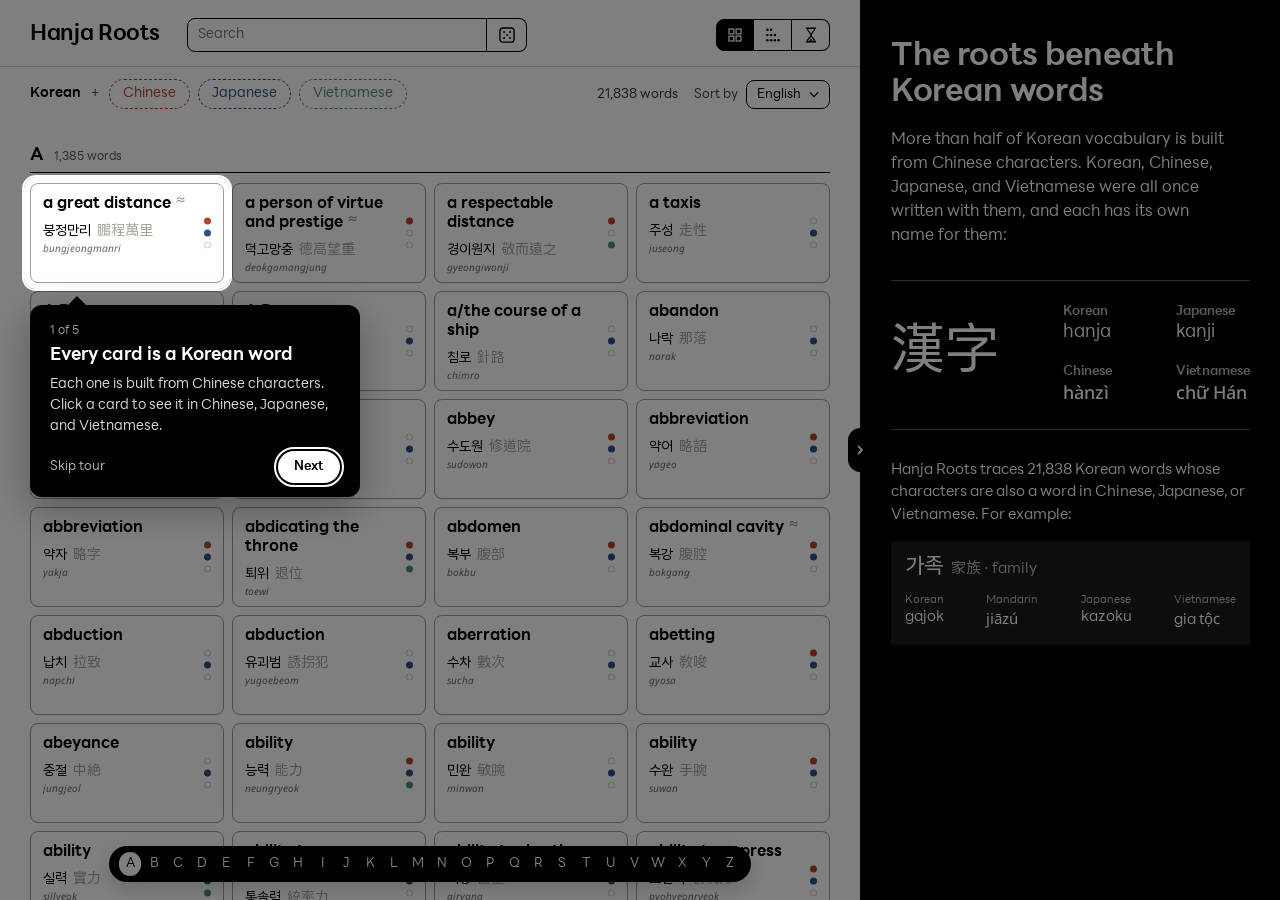
<file: hanja-map/index.html>
<!doctype html>
<html lang="en">
<head>
  <meta charset="utf-8">
  <meta name="viewport" content="width=device-width, initial-scale=1">
  <title>Hanja Roots</title>
  <!-- Fonts: LINE Seed (in fonts/) for English, Korean, and traditional characters, and LINE Seed JP for Japanese; Noto Sans
       for what LINE Seed lacks (accented letters such as Vietnamese and pinyin, simplified Chinese, a few rare Hanja) -->
  <link rel="preload" href="fonts/LINESeedSans-Rg.woff2" as="font" type="font/woff2" crossorigin>
  <link rel="preload" href="fonts/LINESeedSansKR-Rg.woff2" as="font" type="font/woff2" crossorigin>
  <link rel="preconnect" href="https://fonts.googleapis.com">
  <link rel="preconnect" href="https://fonts.gstatic.com" crossorigin>
  <link rel="stylesheet" href="https://fonts.googleapis.com/css2?family=LINE+Seed+JP:wght@400;700&family=Noto+Sans:ital,wght@0,400;0,500;0,600;1,400&family=Noto+Sans+KR:wght@400;500&family=Noto+Sans+SC:wght@400;500&display=swap">
  <link rel="stylesheet" href="style.css?v=20261120q">
</head>
<body>

  <main class="layout">
    <!-- Left column: the top bar over the words. The side panel on the right runs the full height of the window. -->
    <div class="main-col">
    <header class="topbar">
      <div class="brand">
        <h1><button type="button" id="home" title="Back to the start">Hanja Roots</button></h1>
        <span class="about-slot"><button type="button" id="about-open">About</button></span>
      </div>
      <div class="search-wrap">
        <label for="search" class="visually-hidden">Search a word in any language, or in English</label>
        <input id="search" type="search" placeholder="Search" title="Search in any language, or in English" autocomplete="off"
               aria-controls="suggestions" aria-expanded="false">
        <div id="suggestions" role="listbox" hidden></div>
        <button type="button" id="random" class="dice" aria-label="Random word" title="Random word">
          <svg viewBox="0 0 24 24" fill="none" stroke="currentColor" stroke-width="1.7" stroke-linejoin="round" aria-hidden="true"><rect x="3.5" y="3.5" width="17" height="17" rx="3.5"/><circle cx="8.5" cy="8.5" r="1.2" fill="currentColor" stroke="none"/><circle cx="15.5" cy="8.5" r="1.2" fill="currentColor" stroke="none"/><circle cx="12" cy="12" r="1.2" fill="currentColor" stroke="none"/><circle cx="8.5" cy="15.5" r="1.2" fill="currentColor" stroke="none"/><circle cx="15.5" cy="15.5" r="1.2" fill="currentColor" stroke="none"/></svg>
        </button>
      </div>
      <div class="view-switch" role="group" aria-label="View">
        <button type="button" data-view="list" aria-pressed="true" aria-label="List" title="List">
          <svg viewBox="0 0 24 24" fill="none" stroke="currentColor" stroke-width="1.7" aria-hidden="true"><rect x="4" y="4" width="6.5" height="6.5"/><rect x="13.5" y="4" width="6.5" height="6.5"/><rect x="4" y="13.5" width="6.5" height="6.5"/><rect x="13.5" y="13.5" width="6.5" height="6.5"/></svg>
        </button>
        <button type="button" data-view="map" aria-pressed="false" aria-label="Overview" title="Overview">
          <svg viewBox="0 0 24 24" fill="currentColor" aria-hidden="true"><circle cx="4.5" cy="5" r="1.7"/><circle cx="9.5" cy="5" r="1.7"/><circle cx="4.5" cy="12" r="1.7"/><circle cx="9.5" cy="12" r="1.7"/><circle cx="14.5" cy="12" r="1.7"/><circle cx="4.5" cy="19" r="1.7"/><circle cx="9.5" cy="19" r="1.7"/><circle cx="14.5" cy="19" r="1.7"/><circle cx="19.5" cy="19" r="1.7"/></svg>
        </button>
        <button type="button" data-view="timeline" aria-pressed="false" aria-label="Timeline" title="Timeline">
          <svg viewBox="0 0 24 24" fill="none" stroke="currentColor" stroke-width="1.7" stroke-linecap="round" stroke-linejoin="round" aria-hidden="true"><path d="M6 3h12M6 21h12"/><path d="M7 3c0 4.5 5 6 5 9s-5 4.5-5 9M17 3c0 4.5-5 6-5 9s5 4.5 5 9"/><path d="M9.5 19.5h5L12 16.5z" fill="currentColor" stroke="none"/></svg>
        </button>
      </div>
    </header>
    <section id="view">
      <div class="filter-row">
        <div id="groups"></div>
        <!-- Everyday words switch: hidden for now (set state.everyday in script.js still works if it comes back) -->
        <span class="filter-divider" aria-hidden="true" hidden></span>
        <button type="button" id="everyday" hidden class="switch" role="switch" aria-checked="false"
                title="Show only (in the list) or highlight (in the map) the 2,183 words Korean learners meet first"><span class="switch-track" aria-hidden="true"></span>Everyday words</button>
        <span class="row-break" aria-hidden="true"></span>
        <p id="status" aria-live="polite"></p>
        <!-- List view only: the order of the cards -->
        <div id="sort" class="sort-menu" hidden>
          <span class="sort-label" id="sort-label">Sort by</span>
          <button type="button" id="sort-button" class="sort-btn" aria-haspopup="listbox" aria-expanded="false" aria-labelledby="sort-label sort-button"></button>
          <div id="sort-pop" class="sort-pop" role="listbox" aria-labelledby="sort-label" hidden></div>
        </div>
      </div>
      <div id="map-wrap" hidden>
        <!-- Arrange by (Languages / Number of characters / Learner level): hidden for now; script.js still supports it if it comes back
        <div class="map-bar">
          <label class="map-bar-label" for="arrange">Arrange by</label>
          <select id="arrange">
            <option value="lang">Languages</option>
            <option value="length">Number of characters</option>
            <option value="level">Learner level</option>
          </select>
        </div>
        -->
        <canvas id="map" aria-label="Every Korean word as a dot, arranged by the languages that share it, its number of characters, or its learner level"></canvas>
        <button type="button" id="reset-view" hidden>Reset view</button>
        <div id="map-blocks" hidden></div>
        <button type="button" id="map-back" hidden>← All groups</button>
      </div>
      <div id="list-wrap">
        <div id="list"></div>
        <p id="list-end"></p>
      </div>
      <nav id="az" aria-label="Jump to a letter" hidden></nav>
      <div id="timeline" hidden></div>
    </section>
    </div>

    <aside id="detail" aria-live="polite"></aside>
    <!-- The side panel folds away to a narrow strip (larger screens only) -->
    <button type="button" id="panel-toggle" aria-label="Hide the side panel" title="Hide panel" aria-controls="detail">›</button>
    <aside id="rail" hidden></aside>
  </main>
  <!-- Phones: behind the word sheet; a tap here closes it -->
  <div id="sheet-backdrop"></div>

  <div id="word-page" hidden>
    <nav class="page-bar" aria-label="Page">
      <span class="page-brand">
        <button type="button" id="back" class="page-site" aria-label="Hanja Roots, back to the gallery" title="Back to the gallery">Hanja Roots</button>
        <span class="about-slot"><button type="button" id="page-about">About</button></span>
      </span>
    </nav>
    <main id="word-content"></main>
    <main id="about-content" hidden>
      <!-- Contents, kept in view on wide screens -->
      <nav class="about-toc" aria-label="On this page">
        <p class="about-toc-title">On this page</p>
        <a href="#" data-jump="about-story">The story</a>
        <a href="#" data-jump="about-words">What's here</a>
        <a href="#" data-jump="about-use">Reading the site</a>
        <a href="#" data-jump="about-ref">Reference</a>
      </nav>

      <div class="about-body">
        <header class="about-hero">
          <h1 id="about-title" tabindex="-1">About Hanja Roots</h1>
          <p class="about-lead">Korean, Chinese, Japanese, and Vietnamese were all once written with Chinese characters. Hanja Roots
             gathers 21,838 Korean words whose characters are also a word in at least one of the other three, and shows what each
             one means and how it sounds in every language that shares it.</p>
        </header>

        <!-- Why the words are shared, with one word followed across all four languages -->
        <section id="about-story" class="about-section">
          <h2>Why these words are shared</h2>
          <div class="about-prose">
            <p>For centuries, Chinese characters were the shared writing system of East Asia. Korea, Japan, and Vietnam read and
               wrote Classical Chinese, and borrowed thousands of words along with the characters, each pronouncing them in its own
               way. The flow ran in more than one direction: in the 19th century, Japanese scholars coined words for new ideas from
               old characters, and those words spread back to China, Korea, and Vietnam.</p>
            <p>Today Korean is written mostly in Hangul and Vietnamese in the Latin alphabet, but the words remain. Write them in
               characters again and they line up across all four languages.</p>
          </div>
          <div class="about-why">
            <h3>Why Korean is the starting point</h3>
            <p>Korean is the language I know best; I don't speak Chinese, Japanese, or Vietnamese. So the site works the way I
               wanted to explore myself: start from a Korean word, then follow it outward to see which languages share it, how it
               sounds there, and whether it still means the same thing. Everything is explained in English, for English speakers
               and for people who know some Korean and wonder where its words come from.</p>
          </div>
          <div class="about-example">
            <div><small>Korean</small><b lang="ko">경제</b><span><span lang="ko">經濟</span> · gyeongje</span></div>
            <div><small class="ink-z">Mandarin</small><b lang="zh-Hans">经济</b><span>jīngjì</span></div>
            <div><small class="ink-z">Cantonese</small><b lang="zh-Hant">經濟</b><span>ging1 zai3</span></div>
            <div><small class="ink-j">Japanese</small><b lang="ja">経済</b><span><span lang="ja">けいざい</span> · keizai</span></div>
            <div><small class="ink-v">Vietnamese</small><b lang="vi">kinh tế</b><span lang="zh-Hant">經濟</span></div>
          </div>
          <p class="about-caption">"Economy": a classical phrase given its modern meaning in Japan, then taken up by all three neighbours.</p>
          <p class="about-note"><b>Same characters, not always the same meaning.</b> 가족 家族 is "family" in Korean, Chinese, and
             Japanese, but "extended family, clan" in Vietnamese. A word's page shows each meaning side by side.</p>
        </section>

        <!-- Which words: the 35,411 checked, the share that made it in, and how many languages share them -->
        <section id="about-words" class="about-section">
          <h2>What's here</h2>
          <div class="about-funnel">
            <div class="about-fbar" role="img" aria-label="Of 35,411 Korean Hanja words checked, 21,838 are shared and 13,573 are not">
              <div class="f-in" style="width:61.7%">21,838 shared · shown here</div>
              <div class="f-out" style="width:38.3%">13,573 not shared</div>
            </div>
            <p class="about-flab">35,411 Korean words written with Hanja, checked against Chinese, Japanese, and Vietnamese dictionaries</p>
            <div class="about-fbar about-fsub" role="img" aria-label="Of the 21,838 shared words, 3,350 are shared with all three languages, 7,516 with two, and 10,972 with one">
              <div class="f-3" style="width:15.3%">3,350</div>
              <div class="f-2" style="width:34.4%">7,516</div>
              <div class="f-1" style="width:50.3%">10,972</div>
            </div>
            <p class="about-flab about-fsub"><span>all three</span><span>two languages</span><span>one language</span></p>
          </div>
          <p class="about-prose about-small">Common words are the most likely to be shared: 90.8% of everyday words are, against 40.5%
             of rare ones. A word left out wasn't necessarily invented in Korea; dictionary coverage varies.</p>
          <p class="about-note"><b>Vietnamese matches are by sound.</b> Words are matched by their Sino-Vietnamese reading (經濟 →
             kinh tế), so about 2 in 40 are different words that sound alike. A word's page checks Wiktionary to confirm.</p>
        </section>

        <!-- How to read the two views, shown rather than described -->
        <section id="about-use" class="about-section">
          <h2>Reading the site</h2>
          <div class="about-figs">
            <figure>
              <h3>Overview</h3>
              <img class="about-shot" src="about-overview.jpg" width="440" height="230"
                   alt="The overview with one word hovered: a pill reads 고행 苦行, penance, 249 words share a character, with lines to each of them">
              <p class="about-legend"><span><b>Click a block</b> open its words</span><span><b>Hover</b> a word and its relatives</span><span><b>Click</b> select</span>
                 <span><b>Pinch or ⌘ scroll</b> zoom</span><span><b>Two fingers or drag</b> move</span><span><b>Double-click</b> reset</span></p>
              <figcaption class="about-caption">The overview opens as seven blocks, one for each group of languages, each as wide as
                 the number of words it holds. Open one to see its words as dots: a word shared by two or three languages flows
                 through their colours, and lines join words that share a character.</figcaption>
            </figure>
            <figure>
              <h3>List</h3>
              <div class="about-cardfig">
                <div class="card" aria-hidden="true">
                  <div class="gloss">family</div>
                  <div class="ko" lang="ko">가족<span class="hj">家族</span></div>
                  <div class="roman">gajok</div>
                  <div class="share-bar"><i class="on lang-z"></i><i class="on lang-j"></i><i class="on lang-v"></i></div>
                </div>
                <ul class="about-callouts">
                  <li style="--y:12px">English meaning</li>
                  <li style="--y:44px">Korean in Hangul, then Hanja</li>
                  <li style="--y:66px">romanized</li>
                  <li style="--y:86px">which languages share it: <span class="lang-dot lang-z" title="Chinese"></span><span class="lang-dot lang-j" title="Japanese"></span><span class="lang-dot lang-v" title="Vietnamese"></span></li>
                </ul>
              </div>
              <figcaption class="about-caption">A meaning marked ≈ is borrowed from another language when the Korean dictionaries have none.</figcaption>
              <p class="about-legend"><span><b>Languages</b> show the words shared by exactly those</span>
                 <span><b>Search</b> in any language or romanization</span><span><b>Select</b> compare in the side panel</span>
                 <span><b>Trace its roots</b> or <b>double-click</b> open its page</span>
                 <span><b>Listen</b> native recordings from <a href="https://lingualibre.org" target="_blank" rel="noopener">Lingua Libre</a> when there are some</span></p>
            </figure>
          </div>
        </section>

        <!-- Terms and sources, side by side in smaller type -->
        <section id="about-ref" class="about-section">
          <h2>Reference</h2>
          <div class="about-ref">
            <div>
              <h3 class="about-subhead">Terms</h3>
              <dl class="about-gloss">
                <div><dt>Hanja · hànzì · kanji · chữ Hán</dt><dd>The Korean, Chinese, Japanese, and Vietnamese names for Chinese characters.</dd></div>
                <div><dt>Hangul</dt><dd>The Korean alphabet. Korean is usually written in Hangul today; Hanja show a word's roots.</dd></div>
                <div><dt>Mandarin, Cantonese</dt><dd>Two spoken varieties of Chinese. Cantonese keeps the old endings -p, -t, -k, so it
                    often sounds closer to Korean: 學 is <em>hak</em> in Korean, <em>hok</em> in Cantonese, but <em>xué</em> in Mandarin.</dd></div>
                <div><dt>Pinyin, Jyutping</dt><dd>Romanizations for Mandarin and Cantonese; the number in Jyutping (hok6) marks the tone.</dd></div>
                <div><dt>Kana</dt><dd>The Japanese syllable alphabets, hiragana and katakana, used here to show how a word is read.</dd></div>
                <div><dt>Sino-Vietnamese</dt><dd>The Vietnamese way of reading Chinese characters, still behind many words now written in
                    the Latin-based chữ Quốc ngữ.</dd></div>
                <div><dt>Tang-era reading</dt><dd>A scholar's reconstruction of how a character sounded in Tang China (618–907), when much
                    of this vocabulary spread across East Asia. Approximate.</dd></div>
                <div><dt>Romanization</dt><dd>Revised Romanization for Korean (letter by letter, so some sound changes aren't shown),
                    pinyin and Jyutping for Chinese, Hepburn romaji for Japanese.</dd></div>
                <div><dt>Traditional, simplified</dt><dd>Korea and Taiwan keep older forms; mainland China and, for some characters,
                    Japan use simpler ones (學 → 学).</dd></div>
              </dl>
            </div>
            <div>
              <h3 class="about-subhead">Sources</h3>
              <table class="about-src">
                <thead><tr><th scope="col">For</th><th scope="col">Source</th><th scope="col">License</th></tr></thead>
                <tbody>
                  <tr><td>Korean</td><td><a href="https://krdict.korean.go.kr/" target="_blank" rel="noopener">Basic Korean Dictionary</a>
                      (National Institute of Korean Language), via
                      <a href="https://github.com/spellcheck-ko/korean-dict-nikl-krdict" target="_blank" rel="noopener">korean-dict-nikl-krdict</a>;
                      <a href="https://github.com/garfieldnate/kengdic" target="_blank" rel="noopener">kengdic</a>, whose Hanja are less reliable</td>
                      <td>CC BY-SA 2.0 KR · MPL 2.0 or LGPL</td></tr>
                  <tr><td class="ink-z">Chinese</td><td><a href="https://cc-cedict.org/" target="_blank" rel="noopener">CC-CEDICT</a>; Cantonese
                      from <a href="https://github.com/CanCLID/to-jyutping" target="_blank" rel="noopener">to-jyutping</a></td>
                      <td>CC BY-SA 4.0 · BSD-2-Clause</td></tr>
                  <tr><td class="ink-j">Japanese</td><td><a href="https://www.edrdg.org/jmdict/j_jmdict.html" target="_blank" rel="noopener">JMdict</a>
                      (Electronic Dictionary Research and Development Group)</td><td>CC BY-SA 4.0</td></tr>
                  <tr><td class="ink-v">Vietnamese</td><td><a href="https://en.wiktionary.org/" target="_blank" rel="noopener">Wiktionary</a> via
                      <a href="https://kaikki.org/dictionary/Vietnamese/" target="_blank" rel="noopener">Kaikki.org</a> and
                      <a href="https://github.com/nguyen18/which-dialect" target="_blank" rel="noopener">which-dialect</a>; readings from
                      <a href="https://github.com/ph0ngp/hanviet-pinyin-words" target="_blank" rel="noopener">hanviet-pinyin-words</a></td>
                      <td>CC BY-SA 4.0 · MIT</td></tr>
                  <tr><td>Characters</td><td><a href="https://www.unicode.org/charts/unihan.html" target="_blank" rel="noopener">Unicode Unihan</a>:
                      meanings, Tang-era readings (from Hugh M. Stimson's <em>T'ang Poetic Vocabulary</em>, 1976), and variant forms
                      to match 學 and 学, or 敎 and 教</td><td>Unicode</td></tr>
                  <tr><td>Recordings</td><td><a href="https://lingualibre.org" target="_blank" rel="noopener">Lingua Libre</a> on
                      <a href="https://commons.wikimedia.org" target="_blank" rel="noopener">Wikimedia Commons</a>, credited to each speaker</td>
                      <td>Each its own, usually CC BY-SA 4.0</td></tr>
                                  <tr><td>Word origins (timeline)</td><td><a href="https://en.wiktionary.org/" target="_blank" rel="noopener">Wiktionary</a>'s
                      etymology notes, via <a href="https://kaikki.org/dictionary/" target="_blank" rel="noopener">kaikki.org</a>; sorted into eras
                      automatically, so a few may be placed wrong</td><td>CC BY-SA 4.0</td></tr>
                </tbody>
              </table>
              <p class="about-fineprint">Meanings are shortened. Matching uses whole words written with the same characters.</p>
            </div>
          </div>
        </section>
      </div>
    </main>
  </div>
  <script src="words.js?v=20261120q"></script>
  <script src="characters.js?v=20261120q"></script>
  <script src="romanize.js?v=20261120q"></script>
  <script src="recordings.js?v=20261120q"></script>
  <script src="speech.js?v=20261120q"></script>
  <script src="timeline.js?v=20261120q"></script>
  <script src="fonts.js?v=20261120q"></script>
  <script src="script.js?v=20261120q"></script>
</body>
</html>
</file>
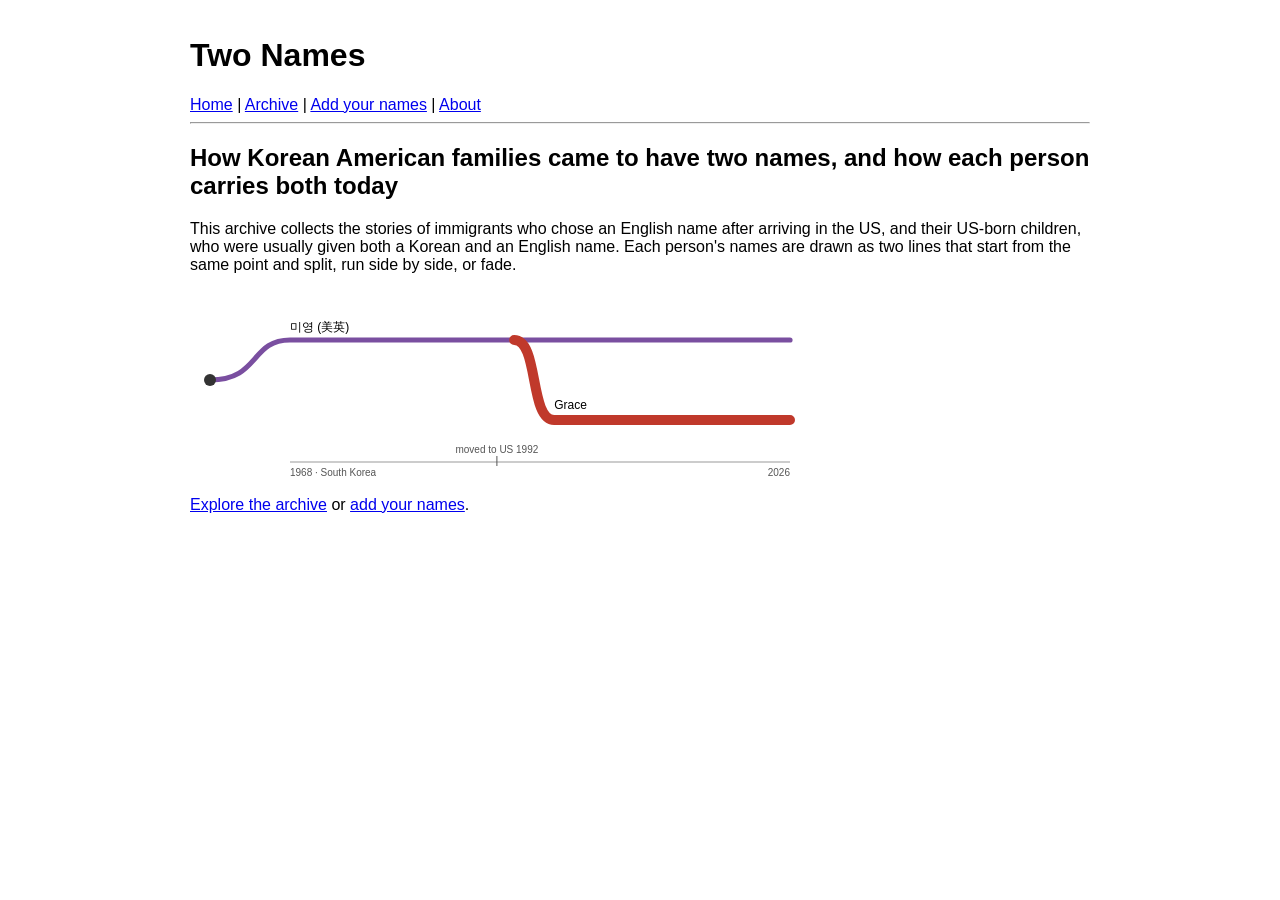
<file: two-names/index.html>
<!doctype html>
<html lang="en">
<head>
  <meta charset="utf-8">
  <meta name="viewport" content="width=device-width, initial-scale=1">
  <title>Two Names</title>
  <link rel="stylesheet" href="style.css">
</head>
<body>
  <header>
    <h1>Two Names</h1>
    <nav>
      <a href="#home">Home</a> |
      <a href="#archive">Archive</a> |
      <a href="#add">Add your names</a> |
      <a href="#about">About</a>
    </nav>
    <hr>
  </header>

  <main>
    <!-- HOME -->
    <section id="home" class="page">
      <h2>How Korean American families came to have two names, and how each person carries both today</h2>
      <p>
        This archive collects the stories of immigrants who chose an English name after arriving in the US,
        and their US-born children, who were usually given both a Korean and an English name.
        Each person's names are drawn as two lines that start from the same point and split, run side by side, or fade.
      </p>
      <svg id="home-route" width="640" height="190"></svg>
      <p><a href="#archive">Explore the archive</a> or <a href="#add">add your names</a>.</p>
    </section>

    <!-- ARCHIVE -->
    <section id="archive" class="page" hidden>
      <h2>Archive</h2>
      <p>
        <label>Generation
          <select id="f-gen">
            <option value="">All</option>
            <option value="immigrant">Immigrant generation</option>
            <option value="usborn">US-born generation</option>
          </select>
        </label>
        <label>English name given by
          <select id="f-giver">
            <option value="">Anyone</option>
            <option value="parents">Parents</option>
            <option value="grandparents">Grandparents</option>
            <option value="self">Self</option>
            <option value="teacher">Teacher</option>
            <option value="other">Someone else</option>
          </select>
        </label>
        <label>English name came
          <select id="f-when">
            <option value="">Any time</option>
            <option value="birth">At birth</option>
            <option value="later">Later</option>
          </select>
        </label>
      </p>
      <p id="archive-count"></p>
      <div id="archive-list"></div>
    </section>

    <!-- PERSON VIEW -->
    <section id="person" class="page" hidden>
      <p><a href="#archive">&larr; Back to archive</a></p>
      <div id="person-detail"></div>
    </section>

    <!-- ADD YOUR NAMES -->
    <section id="add" class="page" hidden>
      <h2>Add your names</h2>
      <p>Step <span id="step-num">1</span> of 7</p>

      <form id="add-form">
        <!-- Step 1 -->
        <fieldset data-step="1">
          <legend>1. Your names</legend>
          <p><small>We only ask for first names. Please leave out your family name.</small></p>
          <p><label>Korean given name in Hangul (e.g. 지연) * <input id="koGiven" type="text"></label></p>
          <p><label>English first name * <input id="enFirst" type="text"></label></p>
          <p>Where were you born?<br>
            <label><input type="radio" name="generation" value="immigrant" checked> Outside the US, and I moved here</label><br>
            <label><input type="radio" name="generation" value="usborn"> In the US</label>
          </p>
          <p id="step1-error" class="error"></p>
        </fieldset>

        <!-- Step 2 -->
        <fieldset data-step="2" hidden>
          <legend>2. Where each name came from</legend>
          <h3>Korean name</h3>
          <p><label>Who gave it?
            <select id="koGivenBy">
              <option value="parents">Parents</option>
              <option value="grandparents">Grandparents</option>
              <option value="self">I chose it</option>
              <option value="teacher">A teacher</option>
              <option value="other">Someone else</option>
            </select></label></p>
          <p><label>Year this name was given * <input id="koYear" type="number" min="1900" max="2026"></label>
            <small>(an estimate is fine)</small><br>
            <label><input type="radio" name="koWhen" value="birth" checked> At birth</label>
            <label><input type="radio" name="koWhen" value="later"> Later in life</label>
          </p>
          <p><label>Status
            <select id="koStatus">
              <option value="legal">Legal first name</option>
              <option value="middle">Legal middle name</option>
              <option value="unofficial" selected>Unofficial (family only, nickname)</option>
            </select></label></p>

          <h3>English name</h3>
          <p><label>Who gave it?
            <select id="enGivenBy">
              <option value="parents">Parents</option>
              <option value="grandparents">Grandparents</option>
              <option value="self">I chose it</option>
              <option value="teacher">A teacher</option>
              <option value="other">Someone else</option>
            </select></label></p>
          <p><label>Year this name was given * <input id="enYear" type="number" min="1900" max="2026"></label>
            <small>(an estimate is fine)</small><br>
            <label><input type="radio" name="enWhen" value="birth" checked> At birth</label>
            <label><input type="radio" name="enWhen" value="later"> Later in life</label>
          </p>
          <p><label>Status
            <select id="enStatus">
              <option value="legal" selected>Legal first name</option>
              <option value="middle">Legal middle name</option>
              <option value="unofficial">Unofficial (family only, nickname)</option>
            </select></label></p>

          <div id="moved-fields">
            <h3>Moving to the US</h3>
            <p><label>Country you were born in <input id="country" type="text" value="South Korea"></label></p>
            <p><label>Year you moved to the US <input id="movedYear" type="number" min="1900" max="2026"></label></p>
          </div>
          <p id="step2-error" class="error"></p>
        </fieldset>

        <!-- Step 3 -->
        <fieldset data-step="3" hidden>
          <legend>3. What your names mean</legend>

          <h3>Korean name: <span id="ko-name-label"></span></h3>
          <div id="ko-lookup">
            <h4>What sources say about this name</h4>
            <div id="ko-lookup-results"><p>Looking it up&hellip;</p></div>
          </div>
          <p>Do you know what your Korean given name means?<br>
            <label><input type="radio" name="koKnow" value="yes" checked> Yes</label><br>
            <label><input type="radio" name="koKnow" value="no"> No, or not sure</label>
          </p>
          <div id="ko-know-yes">
            <p><label>Hanja, if you know them (e.g. 智妍) <input id="hanjaInput" type="text"></label></p>
            <p><label>Meaning <input id="meaningInput" type="text"></label></p>
          </div>
          <div id="ko-know-no" hidden>
            <h4>Finding out what your name means</h4>
            <p>Each Korean syllable can be written with many different Hanja, and each one has its own meaning.
               Only the people who named you know which ones they chose, so this site won't guess for you.
               Here's how you can find out:</p>
            <ul>
              <li><strong>Ask your family.</strong> You could send a parent or grandparent this message:
                <br><q id="ask-family-ko"></q>
                <button type="button" id="copy-ask">Copy</button> <span id="copy-status"></span>
                <br><small id="ask-family-en"></small></li>
              <li><strong>Check family documents.</strong> If you were registered in Korea, your family relations certificate
                (가족관계증명서) shows your name in Hanja. Baby books, first birthday (돌) records, or a naming certificate
                from a name maker (작명소) may also have it.</li>
            </ul>
            <p><small>If you don't know yet, leave everything below as "Not sure." Your meaning will be marked as unknown,
               and you can add a new entry once you find out.</small></p>

            <h4>Explore what each syllable could mean</h4>
            <p>If you're curious, here are the possibilities. Common characters (the 1,800 taught in Korean schools) are listed first.
               If one sounds familiar, you can select it. It will be saved as a guess, not a confirmed meaning.</p>
            <div id="suggestions"></div>
            <p><label>Your guess at the meaning (you can edit this) <input id="koSuggestedMeaning" type="text" size="40"></label></p>
            <p><small>The characters are every one on Korea's official list of Hanja allowed in names (인명용 한자). English definitions are from the
               <a href="https://www.unicode.org/charts/unihan.html" target="_blank" rel="noopener">Unicode Han Database (Unihan)</a>
               and are mostly based on Chinese usage. When you select a character, its Korean meaning (음훈) is looked up on
               <a href="https://en.wiktionary.org" target="_blank" rel="noopener">Wiktionary</a> when available.</small></p>
          </div>

          <h3>English name: <span id="en-name-label"></span></h3>
          <div id="en-lookup">
            <h4>What sources say about this name</h4>
            <div id="en-lookup-results"><p>Looking it up&hellip;</p></div>
          </div>
          <p>Do you know what your English name means or where it comes from?<br>
            <label><input type="radio" name="enKnow" value="yes" checked> Yes, in my own words</label><br>
            <label><input type="radio" name="enKnow" value="no"> No, or not sure. Use what the sources say</label>
          </p>
          <div id="en-know-yes">
            <p><label>Meaning or origin <input id="enMeaningInput" type="text" size="50"></label></p>
          </div>
          <div id="en-know-no" hidden>
            <p id="en-suggestion-note"></p>
            <p><label>Meaning from the sources (you can edit this)<br>
              <textarea id="enSuggestedMeaning" rows="3" cols="60"></textarea></label></p>
          </div>
          <p><label>Why was this English name chosen? (optional)<br>
            <textarea id="enReason" rows="3" cols="60"></textarea></label></p>
        </fieldset>

        <!-- Step 4 -->
        <fieldset data-step="4" hidden>
          <legend>4. How you use them now</legend>
          <p><label>Who calls you by your Korean name? <input id="usedByKo" type="text"></label></p>
          <p><label>Who calls you by your English name? <input id="usedByEn" type="text"></label></p>
          <p><label>How often do you use your Korean name? (rarely to every day)
            <input id="koUse" type="range" min="1" max="5" value="3"></label></p>
          <p><label>How often do you use your English name? (rarely to every day)
            <input id="enUse" type="range" min="1" max="5" value="3"></label></p>
          <p><label>Which name is on your ID?
            <select id="onId">
              <option value="english">English</option>
              <option value="korean">Korean</option>
              <option value="both">Both</option>
            </select></label></p>
          <p><label>Which name feels most like you?
            <select id="feelsLike">
              <option value="korean">Korean</option>
              <option value="english">English</option>
              <option value="both">Both equally</option>
              <option value="depends">Depends on where I am</option>
            </select></label></p>
        </fieldset>

        <!-- Step 5 -->
        <fieldset data-step="5" hidden>
          <legend>5. Your story (optional)</legend>
          <p><label>A short memory or quote about either name<br>
            <textarea id="story" rows="5" cols="60"></textarea></label></p>
        </fieldset>

        <!-- Step 6 -->
        <fieldset data-step="6" hidden>
          <legend>6. Privacy</legend>
          <p>How should your name appear?<br>
            <label><input type="radio" name="privacy" value="first" checked> Show my first names</label><br>
            <label><input type="radio" name="privacy" value="anonymous"> Anonymous</label>
          </p>
          <p><label>Is a family member already in the archive? Link to their entry:
            <select id="familyLink"></select></label></p>
        </fieldset>

        <!-- Step 7 -->
        <fieldset data-step="7" hidden>
          <legend>7. Preview your route</legend>
          <div id="preview"></div>
          <p><small>In the full site, submissions would wait for approval before appearing.
             In this prototype, your entry is saved only in this browser.</small></p>
        </fieldset>

        <p>
          <button type="button" id="back-btn">Back</button>
          <button type="button" id="next-btn">Next</button>
          <button type="submit" id="submit-btn" hidden>Submit</button>
        </p>
      </form>
    </section>

    <!-- ABOUT -->
    <section id="about" class="page" hidden>
      <h2>About</h2>
      <p>
        Two Names is a thesis prototype exploring how names are given, chosen, and carried across generations
        of Korean American families. It starts with Korean and English names, with the goal of expanding to
        other languages and communities later.
      </p>

      <h3>How to read the lines</h3>
      <ul>
        <li><strong>Starting point:</strong> both names start from the same point, the person.</li>
        <li><strong>Where a line starts:</strong> a name given at birth starts at the beginning; a name taken on later branches off at the year it began.</li>
        <li><strong>Color:</strong> who gave the name &mdash;
          <span style="color:#3366aa">parents</span>,
          <span style="color:#7a4fa0">grandparents</span>,
          <span style="color:#c0392b">self</span>,
          <span style="color:#c77c00">teacher</span>,
          <span style="color:#666666">someone else</span>.</li>
        <li><strong>Thickness:</strong> how often the name is used today.</li>
        <li><strong>Filled vs. outlined:</strong> a filled line is a legal name; an outlined line is unofficial.</li>
        <li><strong>Solid, dashed, dotted:</strong> the name's meaning is known by the person, taken from a source or guessed, or unknown.</li>
      </ul>

      <h3>Privacy</h3>
      <p>
        The archive only collects first names. You can show them or stay anonymous. To remove an entry, contact the project.
      </p>

      <h3>Sources</h3>
      <ul>
        <li><strong>Name Hanja, readings, and definitions:</strong>
          <a href="https://www.unicode.org/charts/unihan.html" target="_blank" rel="noopener">Unicode Han Database (Unihan)</a>,
          Unicode 18.0.0, Unicode Consortium. The list of characters allowed in Korean names comes from its
          kKoreanEducationHanja and kKoreanName properties; definitions are shortened from kDefinition.</li>
        <li><strong>Korean Hanja meanings (음훈) and name etymologies:</strong>
          <a href="https://en.wiktionary.org" target="_blank" rel="noopener">Wiktionary</a>, looked up live.
          Text is available under <a href="https://creativecommons.org/licenses/by-sa/4.0/" target="_blank" rel="noopener">CC BY-SA 4.0</a>;
          each result links to its page.</li>
        <li><strong>Name summaries:</strong>
          <a href="https://en.wikipedia.org" target="_blank" rel="noopener">Wikipedia</a>, looked up live,
          under <a href="https://creativecommons.org/licenses/by-sa/4.0/" target="_blank" rel="noopener">CC BY-SA 4.0</a>.</li>
        <li><strong>Offline backup for 20 common English names:</strong>
          <a href="https://www.behindthename.com" target="_blank" rel="noopener">Behind the Name</a>, summarized and linked,
          used only if the live lookup can't connect.</li>
        <li>Meanings a person enters themselves are their own and are not checked against a source.</li>
      </ul>

      <h3>Reference</h3>
      <p>Domestic Data Streamers, <em>Calling Home</em> (2025).</p>
    </section>
  </main>

  <script src="hanja-names.js"></script>
  <script src="data.js"></script>
  <script src="lookup.js"></script>
  <script src="script.js"></script>
</body>
</html>
</file>
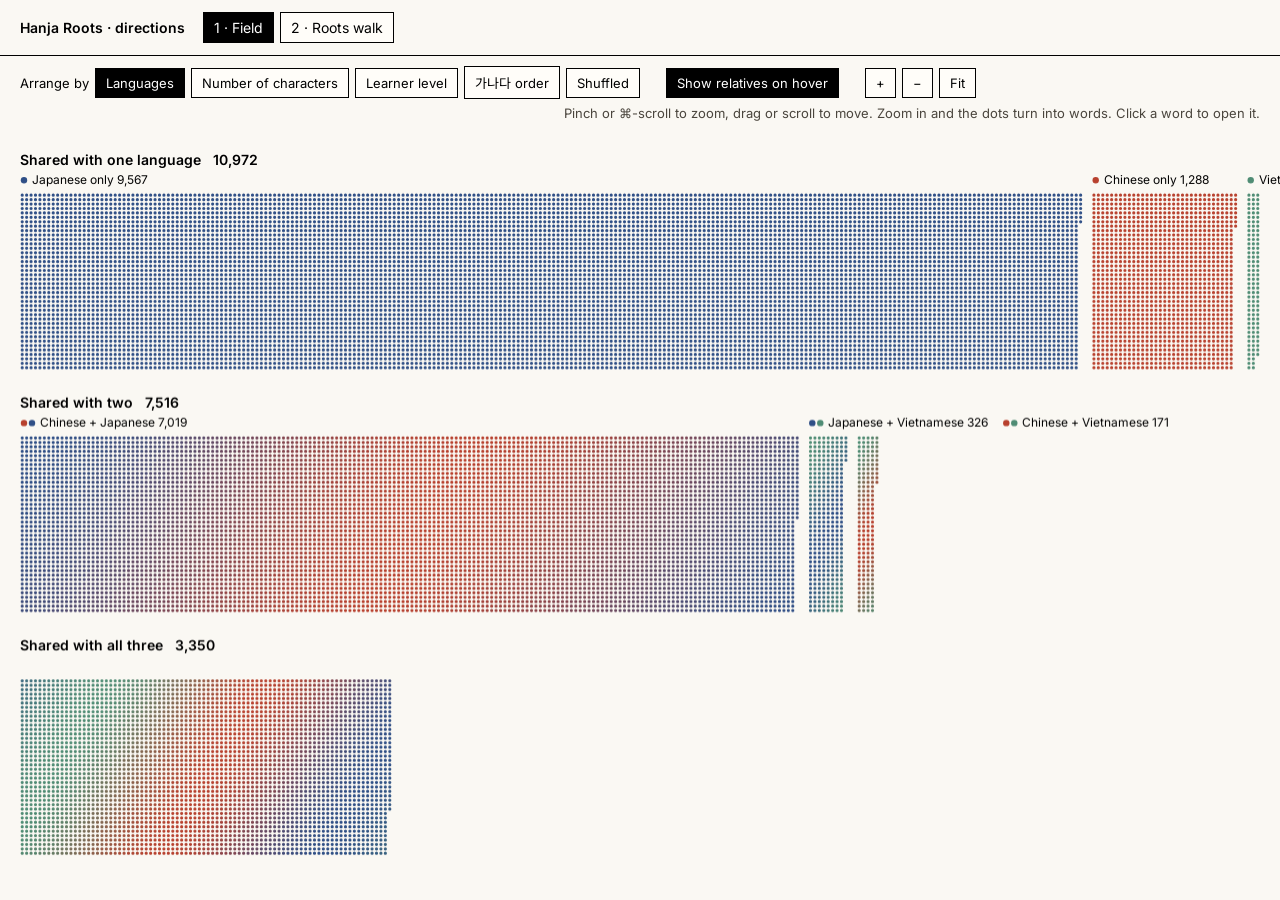
<file: hanja-map/preview-hover.html>
<!doctype html>
<html lang="en">
<head>
  <meta charset="utf-8">
  <meta name="viewport" content="width=device-width, initial-scale=1">
  <title>Directions · Hanja Roots</title>
  <!-- A standalone sketchbook of interactive directions, using the site's real data. Not linked from the site. -->
  <link rel="preconnect" href="https://fonts.googleapis.com">
  <link rel="preconnect" href="https://fonts.gstatic.com" crossorigin>
  <link rel="stylesheet" href="https://fonts.googleapis.com/css2?family=Inter:wght@400;500;600&family=Noto+Sans+KR:wght@400;500;600&family=Noto+Sans+TC:wght@400;500;600&display=swap">
  <style>
    :root { --paper: #faf8f3; --card: #fffdf9; --panel: #efe9dd; --hover: #f3eee4; --line: #d6cab4;
            --zh: #B8412E; --ja: #2F4F86; --vi: #4F8C74; }
    * { box-sizing: border-box; }
    html, body { margin: 0; height: 100%; }
    body { background: var(--paper); color: #000; font-family: Inter, "Noto Sans KR", system-ui, sans-serif; font-size: 14px; display: flex; flex-direction: column; }
    [hidden] { display: none !important; }
    button { padding: 6px 10px; border: 1px solid #000; background: var(--card); color: #000; font: inherit; cursor: pointer; }
    button:hover { background: var(--hover); }
    button[aria-pressed="true"] { background: #000; color: #fff; }
    .bar { display: flex; flex-wrap: wrap; gap: 6px; align-items: center; padding: 12px 20px; border-bottom: 1px solid #000; }
    .bar .title { font-weight: 600; margin-right: 12px; }
    .sep { width: 14px; }
    .sub { display: flex; flex-wrap: wrap; gap: 6px; align-items: center; padding: 10px 20px; font-size: 13px; }
    .sub .hint { color: #4a453d; margin-left: auto; }
    .tab { flex: 1 1 auto; min-height: 0; display: flex; flex-direction: column; }
    .dot { display: inline-block; width: 8px; height: 8px; border-radius: 50%; }
    .dz { background: var(--zh); } .dj { background: var(--ja); } .dv { background: var(--vi); } .d0 { box-shadow: inset 0 0 0 1px #c9bfae; }

    #field-wrap { position: relative; flex: 1 1 auto; min-height: 0; overflow: hidden; }
    #field { position: absolute; inset: 0; width: 100%; height: 100%; cursor: crosshair; }
    #field.dragging { cursor: grabbing; }

    .pill { position: absolute; z-index: 5; pointer-events: none; display: flex; align-items: center; gap: 8px; padding: 5px 12px 5px 9px;
            background: var(--card); border: 1px solid #000; border-radius: 999px; white-space: nowrap; font-size: 14px; transform: translate(-50%, -125%); }
    .pill .slots { display: inline-flex; gap: 3px; }


    #roots { flex: 1 1 auto; min-height: 0; display: grid; grid-template-columns: 260px minmax(0, 1fr) 220px; position: relative; }
    #roots > div { overflow: auto; padding: 16px 20px 40px; position: relative; }
    #rw-left { border-right: 1px solid #000; background: var(--panel); }
    #rw-right { border-left: 1px solid #000; }
    .rw-glyph { font-family: "Noto Sans TC", sans-serif; font-size: 120px; line-height: 1; font-weight: 500; }
    .rw-read { font-size: 22px; margin-top: 8px; }
    .rw-meaning { color: #4a453d; margin: 6px 0 14px; }
    .rw-bars { display: grid; grid-template-columns: 76px 1fr 38px; gap: 6px 8px; align-items: center; font-size: 12px; }
    .rw-bar { height: 8px; background: #e4dccd; } .rw-bar i { display: block; height: 100%; }
    .rw-path { margin-top: 18px; font-size: 12px; color: #4a453d; }
    .rw-path button { font-family: "Noto Sans TC", sans-serif; font-size: 16px; padding: 2px 6px; margin: 4px 4px 0 0; }
    .rw-row { margin-bottom: 18px; }
    .rw-row h4 { margin: 0 0 8px; font-size: 13px; font-weight: 600; display: flex; gap: 6px; align-items: center; }
    .rw-tiles { display: flex; flex-wrap: wrap; gap: 6px; }
    .rw-tile { display: inline-flex; align-items: baseline; gap: 6px; padding: 4px 8px; background: var(--card); border: 1px solid #000; font-size: 14px; cursor: pointer; }
    .rw-tile:hover { background: var(--hover); }
    .rw-tile .hj { font-family: "Noto Sans TC", sans-serif; }
    .rw-tile .hj b { font-weight: 600; text-decoration: underline; text-underline-offset: 3px; }
    .rw-tile .hj button { all: unset; cursor: pointer; padding: 0 1px; }
    .rw-tile .hj button:hover { background: #000; color: #fff; }
    .rw-pairs { display: flex; flex-wrap: wrap; gap: 6px; }
    .rw-pairs button { font-family: "Noto Sans TC", sans-serif; padding: 2px 6px; line-height: 1.2; }
    #rw-right h4, #rw-left h4 { margin: 0 0 10px; font-size: 12px; font-weight: 600; letter-spacing: 0.04em; text-transform: uppercase; }
    #rw-input { width: 100px; padding: 6px 8px; border: 1px solid #000; background: var(--card); font: inherit; }
  </style>
</head>
<body>
  <div class="bar">
    <span class="title">Hanja Roots · directions</span>
    <button type="button" data-tab="field" aria-pressed="true">1 · Field</button>
    <button type="button" data-tab="roots" aria-pressed="false">2 · Roots walk</button>
  </div>

  <section class="tab" id="tab-field">
    <div class="sub">
      <span>Arrange by</span>
      <button type="button" data-arr="lang" aria-pressed="true">Languages</button>
      <button type="button" data-arr="length" aria-pressed="false">Number of characters</button>
      <button type="button" data-arr="level" aria-pressed="false">Learner level</button>
      <button type="button" data-arr="ganada" aria-pressed="false">가나다 order</button>
      <button type="button" data-arr="shuffle" aria-pressed="false">Shuffled</button>
      <span class="sep"></span>
      <button type="button" id="rel" aria-pressed="true">Show relatives on hover</button>
      <span class="sep"></span>
      <button type="button" id="zin" aria-label="Zoom in">+</button>
      <button type="button" id="zout" aria-label="Zoom out">−</button>
      <button type="button" id="zfit">Fit</button>
      <span class="hint">Pinch or ⌘-scroll to zoom, drag or scroll to move. Zoom in and the dots turn into words. Click a word to open it.</span>
    </div>
    <div id="field-wrap"><canvas id="field"></canvas></div>
  </section>

  <section class="tab" id="tab-roots" hidden>
    <div class="sub">
      <span>Start from</span>
      <input id="rw-input" placeholder="學 or 학" aria-label="A character, or its Korean reading">
      <button type="button" id="rw-go">Go</button>
      <button type="button" id="rw-random">Random character</button>
      <span class="hint">Click any character in a word to walk to it. Click a word to open it.</span>
    </div>
    <div id="roots">
      <div id="rw-left"></div>
      <div id="rw-mid"></div>
      <div id="rw-right"></div>
    </div>
  </section>

  <script src="words.js"></script>
  <script src="characters.js"></script>
  <script>
  // ---------- Shared ----------
  const HANGUL = 0, HANJA = 1, KO = 2, CAT = 3, LEVEL = 4, ZH_M = 6, JP_M = 9, VI_M = 12;
  const INK = { z: '#B8412E', j: '#2F4F86', v: '#4F8C74' }, INKS = [INK.z, INK.j, INK.v], SLOT = { z: 0, j: 1, v: 2 };
  const LANG = { z: 'Chinese', j: 'Japanese', v: 'Vietnamese' };
  const COMBOS = ['zjv', 'zj', 'jv', 'zv', 'j', 'z', 'v'];
  const NAME = { zjv: 'All three', zj: 'Chinese + Japanese', jv: 'Japanese + Vietnamese', zv: 'Chinese + Vietnamese',
    j: 'Japanese only', z: 'Chinese only', v: 'Vietnamese only' };
  const LVN = { beginner: 0, intermediate: 1, advanced: 2 };
  const N = WORDS.length;
  const lv = i => LVN[WORDS[i][LEVEL]] ?? 3;
  const everydayFirst = (a, b) => lv(a) - lv(b) || a - b;

  const byGroup = {};
  WORDS.forEach((w, i) => (byGroup[w[CAT]] = byGroup[w[CAT]] || []).push(i));
  Object.values(byGroup).forEach(a => a.sort(everydayFirst));
  // a dot takes its languages' inks in turn
  const COLOR = new Uint8Array(N);
  Object.entries(byGroup).forEach(([g, a]) => a.forEach((i, k) => { COLOR[i] = SLOT[g[k % g.length]]; }));

  const short = m => (m || '').split(/[;,(]/)[0].trim();
  function gloss(i) {
    const w = WORDS[i];
    if (w[KO]) return short(w[KO]);
    for (const k of [JP_M, ZH_M, VI_M]) if (w[k]) return '≈ ' + short(w[k]);
    return '';
  }
  const slotsHTML = cat => '<span class="slots">' + ['z', 'j', 'v'].map(l => '<span class="dot ' + (cat.includes(l) ? 'd' + l : 'd0') + '"></span>').join('') + '</span>';
  const comboDots = cat => [...cat].map(l => '<span class="dot d' + l + '"></span>').join('');
  const wordHref = i => 'index.html#word/' + encodeURIComponent(WORDS[i][HANGUL] + '_' + WORDS[i][HANJA]);
  const openWord = i => window.open(wordHref(i), '_blank');

  // words containing each character
  const CHAR_WORDS = new Map();
  WORDS.forEach((w, i) => new Set(w[HANJA]).forEach(c => { if (!CHAR_WORDS.has(c)) CHAR_WORDS.set(c, []); CHAR_WORDS.get(c).push(i); }));
  const relatives = i => { const s = new Set(); new Set(WORDS[i][HANJA]).forEach(c => (CHAR_WORDS.get(c) || []).forEach(j => s.add(j))); s.delete(i); return s; };

  document.querySelectorAll('[data-tab]').forEach(b => b.addEventListener('click', () => {
    document.querySelectorAll('[data-tab]').forEach(x => x.setAttribute('aria-pressed', String(x === b)));
    document.querySelectorAll('.tab').forEach(t => { t.hidden = t.id !== 'tab-' + b.dataset.tab; });
    if (b.dataset.tab === 'field') F.resize();
    if (b.dataset.tab === 'roots' && RW.cur === null) RW.go('學');
  }));

  // ---------- 1. Field ----------
  const F = (() => {
    const cv = document.getElementById('field'), ctx = cv.getContext('2d');
    let W = 0, H = 0, arr = 'lang', layoutNow = null;
    const cur = { X: new Float32Array(N), Y: new Float32Array(N) }, from = { X: new Float32Array(N), Y: new Float32Array(N) };
    let anim = null, cam = { s: 1, x: 0, y: 0 }, camAnim = null, hover = -1, showRel = true, rel = null, raf = 0;
    // Words shared by two or three languages: a gradient through their languages' inks, flowing across the block
    const K = 48, GRAD = {};
    const rgb = h => [1, 3, 5].map(k => parseInt(h.slice(k, k + 2), 16));
    ['zj', 'jv', 'zv', 'zjv'].forEach(g => {
      const cs = [...g].map(l => rgb(INK[l]));
      GRAD[g] = Array.from({ length: K }, (_, b) => {
        const q = b / K * cs.length, a = Math.floor(q) % cs.length, n = (a + 1) % cs.length, f = q - Math.floor(q), e = f * f * (3 - 2 * f);
        return 'rgb(' + cs[a].map((v, j) => Math.round(v + (cs[n][j] - v) * e)).join(',') + ')';
      });
    });
    const still = matchMedia('(prefers-reduced-motion: reduce)').matches;
    let flowT = 0;
    const colorOf = i => {
      const p = layoutNow && layoutNow.P ? layoutNow.P[i] : -1;
      if (p < 0) return INKS[COLOR[i]];
      const q = ((p - flowT) % 1 + 1) % 1;
      return GRAD[WORDS[i][CAT]][Math.floor(q * K) % K];
    };
    const flowing = () => !still && !cv.closest('.tab').hidden;
    const delay = new Float32Array(N);
    { let seed = 9; for (let i = 0; i < N; i++) { seed = (seed * 1664525 + 1013904223) >>> 0; delay[i] = seed / 4294967296; } }

    function sections(name) {
      const sub = (cat, idx, label) => ({ cat, idx, label });
      if (name === 'lang') return [
        { title: 'Shared with one language', subs: ['j', 'z', 'v'].map(g => sub(g, byGroup[g] || [], NAME[g])) },
        { title: 'Shared with two', subs: ['zj', 'jv', 'zv'].map(g => sub(g, byGroup[g] || [], NAME[g])) },
        { title: 'Shared with all three', subs: [sub('zjv', byGroup.zjv || [], '')] }];
      if (name === 'length') return [2, 3, 4, 5].map(n => ({ title: n === 5 ? '5 or more characters' : n + ' characters',
        subs: COMBOS.map(g => sub(g, (byGroup[g] || []).filter(i => n === 5 ? WORDS[i][HANJA].length >= 5 : WORDS[i][HANJA].length === n), NAME[g])).filter(s => s.idx.length) }));
      if (name === 'level') return ['Beginner', 'Intermediate', 'Advanced', 'No learner level'].map((t, n) => ({ title: t,
        subs: COMBOS.map(g => sub(g, (byGroup[g] || []).filter(i => lv(i) === n), NAME[g])).filter(s => s.idx.length) }));
      if (name === 'ganada') {
        const INIT = 'ㄱㄲㄴㄷㄸㄹㅁㅂㅃㅅㅆㅇㅈㅉㅊㅋㅌㅍㅎ', bucket = {};
        for (let i = 0; i < N; i++) { const c = WORDS[i][HANGUL].charCodeAt(0) - 0xAC00; const k = c >= 0 && c < 11172 ? INIT[Math.floor(c / 588)] : '?'; (bucket[k] = bucket[k] || []).push(i); }
        return [...INIT].filter(k => bucket[k]).map(k => ({ title: k, subs: [sub('', bucket[k].sort((a, b) => WORDS[a][HANGUL].localeCompare(WORDS[b][HANGUL], 'ko')), '')] }));
      }
      const all = [...Array(N).keys()];
      let seed = 4; for (let i = N - 1; i > 0; i--) { seed = (seed * 1664525 + 1013904223) >>> 0; const j = seed % (i + 1); [all[i], all[j]] = [all[j], all[i]]; }
      return [{ title: 'All ' + N.toLocaleString('en-US') + ' words, shuffled', subs: [sub('', all, '')] }];
    }

    // bands: every section has the same number of rows; each fills down a column, then moves right
    function build(name) {
      const secs = sections(name), aspect = W / Math.max(1, H);
      const run = (R, hdr) => {
        const X = new Float32Array(N), Y = new Float32Array(N), P = new Float32Array(N).fill(-1), heads = [];
        let y = 0, maxW = 0;
        secs.forEach(s => {
          const total = s.subs.reduce((a, u) => a + u.idx.length, 0);
          heads.push({ x: 0, y, text: s.title + '   ' + total.toLocaleString('en-US'), kind: 'h' });
          const top = y + hdr; let c = 0;
          s.subs.forEach(u => {
            if (u.label) heads.push({ x: c, y: y + hdr * 0.62, text: u.label + ' ' + u.idx.length.toLocaleString('en-US'), kind: 's', cat: u.cat });
            const cols = Math.ceil(u.idx.length / R);
            u.idx.forEach((i, k) => {
              X[i] = c + Math.floor(k / R) + 0.5; Y[i] = top + (k % R) + 0.5;
              // where the word sits along its block's diagonal, 0 to 1: the gradient flows along it
              if (WORDS[i][CAT].length > 1) P[i] = (Math.floor(k / R) + (k % R) * 0.6) / (cols + R * 0.6);
            });
            c += Math.ceil(u.idx.length / R) + 2;
          });
          maxW = Math.max(maxW, c - 2);
          y = top + R + hdr * 0.5;
        });
        return { X, Y, P, heads, w: maxW, h: y - hdr * 0.5 };
      };
      const choose = hdr => {
        let best = null;
        for (let R = 8; R <= 500; R += 2) {
          let w = 0, h = 0;
          secs.forEach(s => { w = Math.max(w, s.subs.reduce((a, u) => a + Math.ceil(u.idx.length / R) + 2, -2)); h += hdr * 1.5 + R; });
          const sc = Math.abs(Math.log((w / h) / aspect));
          if (!best || sc < best.sc) best = { R, sc, w, h };
        }
        return best;
      };
      let hdr = 10, b = choose(hdr);
      hdr = 44 / Math.min((W - 40) / b.w, (H - 30) / b.h); b = choose(hdr);
      const L = run(b.R, hdr);
      L.grid = new Map();
      for (let i = 0; i < N; i++) { const k = Math.floor(L.X[i] / 4) + ',' + Math.floor(L.Y[i] / 4); let g = L.grid.get(k); if (!g) L.grid.set(k, g = []); g.push(i); }
      return L;
    }

    const fitCam = L => { const s = Math.min((W - 40) / L.w, (H - 30) / L.h); return { s, x: (W - L.w * s) / 2, y: 18 }; };

    function setArr(name, instant) {
      arr = name;
      const L = build(name);
      if (instant || !layoutNow) { cur.X.set(L.X); cur.Y.set(L.Y); layoutNow = L; cam = fitCam(L); draw(); schedule(); return; }
      from.X.set(cur.X); from.Y.set(cur.Y);
      layoutNow = L; hover = -1; rel = null;
      anim = { t0: performance.now(), dur: 1100 };
      camAnim = { from: { ...cam }, to: fitCam(L), t0: performance.now(), dur: 900 };
      if (!raf) raf = requestAnimationFrame(tick);
    }

    const ease = t => t < 0.5 ? 4 * t * t * t : 1 - Math.pow(-2 * t + 2, 3) / 2;
    function tick() {
      raf = 0;
      const now = performance.now();
      if (anim) {
        const T = (now - anim.t0) / anim.dur;
        for (let i = 0; i < N; i++) {
          const t = ease(Math.max(0, Math.min(1, T * 1.4 - delay[i] * 0.4)));
          cur.X[i] = from.X[i] + (layoutNow.X[i] - from.X[i]) * t;
          cur.Y[i] = from.Y[i] + (layoutNow.Y[i] - from.Y[i]) * t;
        }
        if (T >= 1) { cur.X.set(layoutNow.X); cur.Y.set(layoutNow.Y); anim = null; }
      }
      if (camAnim) {
        const t = ease(Math.min(1, (now - camAnim.t0) / camAnim.dur));
        cam = { s: camAnim.from.s * Math.pow(camAnim.to.s / camAnim.from.s, t), x: camAnim.from.x + (camAnim.to.x - camAnim.from.x) * t, y: camAnim.from.y + (camAnim.to.y - camAnim.from.y) * t };
        if (t >= 1) camAnim = null;
      }
      draw();
      if (anim || camAnim || flowing()) raf = requestAnimationFrame(tick);
    }
    const schedule = () => { if (!raf) raf = requestAnimationFrame(tick); };

    function roundRect(x, y, w, h, r) {
      ctx.beginPath(); ctx.moveTo(x + r, y); ctx.arcTo(x + w, y, x + w, y + h, r); ctx.arcTo(x + w, y + h, x, y + h, r);
      ctx.arcTo(x, y + h, x, y, r); ctx.arcTo(x, y, x + w, y, r); ctx.closePath();
    }
    function draw() {
      if (!layoutNow) return;
      ctx.clearRect(0, 0, W, H);
      const s = cam.s, sx = i => cam.x + cur.X[i] * s, sy = i => cam.y + cur.Y[i] * s;
      if (!still) flowT = performance.now() / 7000;
      const tiles = s >= 30 && !anim;
      const dimAll = !!(rel && hover >= 0);

      // headings
      ctx.textBaseline = 'alphabetic'; ctx.textAlign = 'left';
      let lastEnd = -1e9;
      layoutNow.heads.forEach(h => {
        const x = cam.x + h.x * s, y = cam.y + h.y * s;
        if (h.kind === 'h') { ctx.font = '600 14px Inter, "Noto Sans KR", sans-serif'; ctx.fillStyle = '#000'; ctx.fillText(h.text, Math.max(x, 8), y + 16); lastEnd = -1e9; return; }
        let px = Math.max(x, lastEnd + 14);
        ctx.font = '12px Inter, sans-serif';
        [...h.cat].forEach((l, k) => { ctx.fillStyle = INK[l]; ctx.beginPath(); ctx.arc(px + 4 + k * 8, y + 4, 3.2, 0, 7); ctx.fill(); });
        px += h.cat.length * 8 + 4;
        ctx.fillStyle = '#000'; ctx.fillText(h.text, px, y + 8);
        lastEnd = px + ctx.measureText(h.text).width;
      });

      if (!tiles) {
        const r = Math.max(0.75, s * 0.36);
        const batches = new Map();
        for (let i = 0; i < N; i++) {
          if (dimAll && rel.has(i)) continue;
          const x = sx(i), y = sy(i);
          if (x < -5 || y < -5 || x > W + 5 || y > H + 5) continue;
          const col = colorOf(i); let b = batches.get(col); if (!b) batches.set(col, b = []); b.push(i);
        }
        ctx.globalAlpha = dimAll ? 0.13 : 1;
        batches.forEach((b, col) => {
          ctx.fillStyle = col; ctx.beginPath();
          b.forEach(i => { const x = sx(i), y = sy(i); ctx.moveTo(x + r, y); ctx.arc(x, y, r, 0, 7); });
          ctx.fill();
        });
        ctx.globalAlpha = 1;
        if (dimAll) {
          // lines from the hovered word to every word that shares one of its characters
          const hx = sx(hover), hy = sy(hover);
          ctx.strokeStyle = 'rgba(0,0,0,0.22)'; ctx.lineWidth = 0.7; ctx.beginPath();
          let n = 0; for (const j of rel) { if (n++ > 900) break; ctx.moveTo(hx, hy); ctx.lineTo(sx(j), sy(j)); }
          ctx.stroke();
          const rr = Math.max(1.6, r * 1.4);
          for (const j of rel) { ctx.fillStyle = colorOf(j); ctx.beginPath(); ctx.arc(sx(j), sy(j), rr, 0, 7); ctx.fill(); }
        }
      } else {
        // zoomed in: each dot becomes a tile with its word
        const size = s * 0.88, fs = Math.min(15, s * 0.26);
        ctx.textAlign = 'center'; ctx.textBaseline = 'middle'; ctx.font = '500 ' + fs.toFixed(1) + 'px "Noto Sans KR", sans-serif';
        for (let i = 0; i < N; i++) {
          const x = sx(i), y = sy(i);
          if (x < -s || y < -s || x > W + s || y > H + s) continue;
          ctx.globalAlpha = dimAll && !rel.has(i) && i !== hover ? 0.15 : 1;
          ctx.fillStyle = colorOf(i); roundRect(x - size / 2, y - size / 2, size, size, Math.min(6, size * 0.12)); ctx.fill();
          ctx.fillStyle = '#fff';
          const t = WORDS[i][HANGUL];
          ctx.fillText(s >= 46 || t.length <= 3 ? t : t.slice(0, 2) + '…', x, y);
        }
        ctx.globalAlpha = 1;
        if (dimAll) {
          const hx = sx(hover), hy = sy(hover);
          ctx.strokeStyle = 'rgba(0,0,0,0.3)'; ctx.lineWidth = 1; ctx.beginPath();
          for (const j of rel) { ctx.moveTo(hx, hy); ctx.lineTo(sx(j), sy(j)); }
          ctx.stroke();
        }
      }

      // the hovered word, as a pill above it
      if (hover >= 0 && !anim) {
        const w = WORDS[hover], x = sx(hover), y = sy(hover);
        const main = w[HANGUL] + '  ' + w[HANJA] + '  ·  ' + gloss(hover);
        const extra = rel ? '    ' + rel.size.toLocaleString('en-US') + ' words share a character' : '';
        ctx.font = '12px Inter, sans-serif'; const ew = extra ? ctx.measureText(extra).width : 0;
        ctx.font = '500 15px Inter, "Noto Sans KR", "Noto Sans TC", sans-serif';
        const mw = ctx.measureText(main).width, pw = mw + ew + 54, ph = 32, off = Math.max(10, s * 0.6);
        const px = Math.max(4, Math.min(W - pw - 4, x - pw / 2)), py = y - ph - off < 4 ? y + off : y - ph - off;
        ctx.strokeStyle = '#000'; ctx.lineWidth = 1.5; ctx.beginPath(); ctx.arc(x, y, Math.max(4.5, s * 0.55), 0, 7); ctx.stroke();
        ctx.fillStyle = '#fffdf9'; roundRect(px, py, pw, ph, ph / 2); ctx.fill(); ctx.lineWidth = 1; ctx.stroke();
        ['z', 'j', 'v'].forEach((l, k) => {
          ctx.beginPath(); ctx.arc(px + 14 + k * 9, py + ph / 2, 3.4, 0, 7);
          if (w[CAT].includes(l)) { ctx.fillStyle = INK[l]; ctx.fill(); } else { ctx.strokeStyle = '#c9bfae'; ctx.stroke(); }
        });
        ctx.textAlign = 'left'; ctx.textBaseline = 'middle'; ctx.fillStyle = '#000'; ctx.fillText(main, px + 42, py + ph / 2 + 1);
        if (extra) { ctx.font = '12px Inter, sans-serif'; ctx.fillStyle = '#4a453d'; ctx.fillText(extra, px + 42 + mw, py + ph / 2 + 1); }
      }
    }

    function pick(mx, my) {
      if (!layoutNow || anim) return -1;
      const wx = (mx - cam.x) / cam.s, wy = (my - cam.y) / cam.s, reach = Math.max(0.75, 7 / cam.s);
      let best = -1, bd = reach * reach;
      for (let gx = Math.floor((wx - reach) / 4); gx <= Math.floor((wx + reach) / 4); gx++)
        for (let gy = Math.floor((wy - reach) / 4); gy <= Math.floor((wy + reach) / 4); gy++)
          (layoutNow.grid.get(gx + ',' + gy) || []).forEach(i => { const d = (layoutNow.X[i] - wx) ** 2 + (layoutNow.Y[i] - wy) ** 2; if (d < bd) { bd = d; best = i; } });
      return best;
    }
    function setHover(i) {
      if (i === hover) return;
      hover = i; rel = (i >= 0 && showRel) ? relatives(i) : null;
      schedule();
    }
    function zoomAt(mx, my, k) {
      const s2 = Math.max(0.5, Math.min(90, cam.s * k)), f = s2 / cam.s;
      cam = { s: s2, x: mx - (mx - cam.x) * f, y: my - (my - cam.y) * f };
      schedule();
    }

    let drag = null;
    const pos = e => { const b = cv.getBoundingClientRect(); return [e.clientX - b.left, e.clientY - b.top]; };
    cv.addEventListener('mousedown', e => { drag = { x: e.clientX, y: e.clientY, cx: cam.x, cy: cam.y, moved: false }; });
    addEventListener('mousemove', e => {
      if (drag) {
        const dx = e.clientX - drag.x, dy = e.clientY - drag.y;
        if (drag.moved || Math.abs(dx) + Math.abs(dy) > 3) { drag.moved = true; cv.classList.add('dragging'); cam = { ...cam, x: drag.cx + dx, y: drag.cy + dy }; setHover(-1); schedule(); }
        return;
      }
      if (e.target !== cv) return;
      const [mx, my] = pos(e); setHover(pick(mx, my));
    });
    addEventListener('mouseup', () => {
      if (drag && !drag.moved && hover >= 0) openWord(hover);
      drag = null; cv.classList.remove('dragging');
    });
    cv.addEventListener('mouseleave', () => { if (!drag) setHover(-1); });
    cv.addEventListener('wheel', e => {
      e.preventDefault();
      const [mx, my] = pos(e);
      if (e.ctrlKey || e.metaKey) zoomAt(mx, my, Math.exp(-e.deltaY * 0.01));
      else { cam = { ...cam, x: cam.x - e.deltaX, y: cam.y - e.deltaY }; setHover(-1); schedule(); }
    }, { passive: false });
    cv.addEventListener('dblclick', e => { const [mx, my] = pos(e); zoomAt(mx, my, 2.5); });

    document.querySelectorAll('[data-arr]').forEach(b => b.addEventListener('click', () => {
      document.querySelectorAll('[data-arr]').forEach(x => x.setAttribute('aria-pressed', String(x === b)));
      setArr(b.dataset.arr);
    }));
    document.getElementById('rel').addEventListener('click', e => { showRel = !showRel; e.currentTarget.setAttribute('aria-pressed', String(showRel)); rel = hover >= 0 && showRel ? relatives(hover) : null; schedule(); });
    document.getElementById('zin').addEventListener('click', () => zoomAt(W / 2, H / 2, 2));
    document.getElementById('zout').addEventListener('click', () => zoomAt(W / 2, H / 2, 0.5));
    document.getElementById('zfit').addEventListener('click', () => { camAnim = { from: { ...cam }, to: fitCam(layoutNow), t0: performance.now(), dur: 600 }; schedule(); });

    function resize() {
      const b = cv.parentElement.getBoundingClientRect();
      if (!b.width) return;
      W = b.width; H = b.height;
      const dpr = devicePixelRatio || 1;
      cv.width = W * dpr; cv.height = H * dpr; ctx.setTransform(dpr, 0, 0, dpr, 0, 0);
      setArr(arr, true);
    }
    let rt = null; addEventListener('resize', () => { clearTimeout(rt); rt = setTimeout(resize, 150); });
    return { resize, draw };
  })();

  // ---------- 2. Roots walk ----------
  const RW = (() => {
    const left = document.getElementById('rw-left'), mid = document.getElementById('rw-mid'), right = document.getElementById('rw-right');
    const path = [];
    const reading = c => {
      const cnt = {};
      (CHAR_WORDS.get(c) || []).forEach(i => { const w = WORDS[i], k = w[HANJA].indexOf(c); if (w[HANGUL].length === w[HANJA].length && k >= 0) cnt[w[HANGUL][k]] = (cnt[w[HANGUL][k]] || 0) + 1; });
      return Object.entries(cnt).sort((a, b) => b[1] - a[1]).map(x => x[0]);
    };
    const pill = document.createElement('div'); pill.className = 'pill'; pill.hidden = true;
    const api = { cur: null };
    api.go = c => {
      if (!CHAR_WORDS.has(c)) return;
      api.cur = c;
      if (path[path.length - 1] !== c) path.push(c);
      if (path.length > 16) path.shift();
      const words = CHAR_WORDS.get(c).slice().sort(everydayFirst);
      const share = [0, 0, 0]; words.forEach(i => [...WORDS[i][CAT]].forEach(l => share[SLOT[l]]++));
      const meaning = (typeof CHAR_MEANING !== 'undefined' && CHAR_MEANING[c]) || '';
      const tang = (typeof TANG !== 'undefined' && TANG[c]) || '';
      left.innerHTML = '<h4>Character</h4><div class="rw-glyph" lang="zh-Hant">' + c + '</div>' +
        '<div class="rw-read" lang="ko">' + reading(c).join(' / ') + '</div>' +
        '<div class="rw-meaning">' + meaning + (tang ? '<br>Tang-era reading: <i>' + tang + '</i>' : '') + '</div>' +
        '<p style="margin:0 0 10px">Builds <b>' + words.length + '</b> shared words. Of those, also a word in:</p>' +
        '<div class="rw-bars">' + ['z', 'j', 'v'].map(l => { const p = Math.round(100 * share[SLOT[l]] / words.length);
          return '<span style="color:' + INK[l] + ';font-weight:600">' + LANG[l] + '</span><span class="rw-bar"><i style="width:' + p + '%;background:' + INK[l] + '"></i></span><span>' + p + '%</span>'; }).join('') + '</div>' +
        '<div class="rw-path">Your walk<br>' + path.map(p => '<button type="button" data-c="' + p + '"' + (p === c ? ' aria-pressed="true"' : '') + '>' + p + '</button>').join('') + '</div>';
      let html = '';
      COMBOS.forEach(g => {
        const a = words.filter(i => WORDS[i][CAT] === g); if (!a.length) return;
        html += '<div class="rw-row"><h4>' + comboDots(g) + ' ' + NAME[g] + ' <span style="font-weight:400">' + a.length + '</span></h4><div class="rw-tiles">';
        a.forEach(i => {
          const w = WORDS[i];
          const hj = [...w[HANJA]].map(ch => ch === c ? '<b>' + ch + '</b>' : '<button type="button" data-c="' + ch + '" title="Walk to ' + ch + '">' + ch + '</button>').join('');
          html += '<span class="rw-tile" data-i="' + i + '"><span lang="ko">' + w[HANGUL] + '</span><span class="hj" lang="zh-Hant">' + hj + '</span></span>';
        });
        html += '</div></div>';
      });
      mid.innerHTML = html; mid.appendChild(pill); pill.hidden = true; mid.scrollTop = 0;
      const pair = {}; words.forEach(i => new Set(WORDS[i][HANJA]).forEach(ch => { if (ch !== c) pair[ch] = (pair[ch] || 0) + 1; }));
      const top = Object.entries(pair).sort((a, b) => b[1] - a[1]).slice(0, 36), mx = top.length ? top[0][1] : 1;
      right.innerHTML = '<h4>Often builds words with</h4><div class="rw-pairs">' + top.map(([ch, n]) =>
        '<button type="button" data-c="' + ch + '" title="' + n + ' words together" style="font-size:' + (14 + 18 * Math.sqrt(n / mx)).toFixed(0) + 'px">' + ch + '</button>').join('') + '</div>';
    };
    document.getElementById('roots').addEventListener('click', e => {
      const b = e.target.closest('[data-c]'); if (b) { api.go(b.dataset.c); return; }
      const t = e.target.closest('.rw-tile'); if (t) openWord(+t.dataset.i);
    });
    mid.addEventListener('mouseover', e => {
      const t = e.target.closest('.rw-tile'); if (!t) { pill.hidden = true; return; }
      const i = +t.dataset.i, w = WORDS[i];
      pill.innerHTML = slotsHTML(w[CAT]) + '<span>' + gloss(i) + '</span>';
      const b = t.getBoundingClientRect(), bb = mid.getBoundingClientRect();
      pill.style.left = Math.max(100, b.left - bb.left + b.width / 2) + 'px'; pill.style.top = (b.top - bb.top + mid.scrollTop) + 'px'; pill.hidden = false;
    });
    mid.addEventListener('mouseleave', () => { pill.hidden = true; });
    const input = document.getElementById('rw-input');
    const fromInput = () => {
      const v = input.value.trim(); if (!v) return;
      if (CHAR_WORDS.has(v[0])) { api.go(v[0]); return; }
      // a Hangul syllable: the character read that way that builds the most words
      let best = null, bn = 0;
      CHAR_WORDS.forEach((a, ch) => { if (a.length > bn && reading(ch)[0] === v[0]) { best = ch; bn = a.length; } });
      if (best) api.go(best);
    };
    document.getElementById('rw-go').addEventListener('click', fromInput);
    input.addEventListener('keydown', e => { if (e.key === 'Enter') fromInput(); });
    document.getElementById('rw-random').addEventListener('click', () => {
      const keys = [...CHAR_WORDS.keys()].filter(k => CHAR_WORDS.get(k).length >= 8);
      api.go(keys[Math.floor(Math.random() * keys.length)]);
    });
    return api;
  })();

  F.resize();
  if (document.fonts) document.fonts.ready.then(() => F.draw());
  </script>
</body>
</html>
</file>
<file: hanja-map/style.css>
/* Black on white, full-screen app layout. */

* { box-sizing: border-box; }

/* Fonts: LINE Seed for English, Korean, Japanese, and traditional characters (the site's look). LINE Seed only comes
   in regular and bold, so medium and semibold text uses the nearest of the two. */
@font-face { font-family: "LINE Seed Sans"; src: url("fonts/LINESeedSans-Rg.woff2") format("woff2"); font-weight: 100 549; font-display: swap; }
@font-face { font-family: "LINE Seed Sans"; src: url("fonts/LINESeedSans-Bd.woff2") format("woff2"); font-weight: 550 900; font-display: swap; }
@font-face { font-family: "LINE Seed KR"; src: url("fonts/LINESeedSansKR-Rg.woff2") format("woff2"); font-weight: 100 549; font-display: swap; }
@font-face { font-family: "LINE Seed KR"; src: url("fonts/LINESeedSansKR-Bd.woff2") format("woff2"); font-weight: 550 900; font-display: swap; }
@font-face { font-family: "LINE Seed TW"; src: url("fonts/LINESeedTW-Rg.woff2") format("woff2"); font-weight: 100 549; font-display: swap; }
@font-face { font-family: "LINE Seed TW"; src: url("fonts/LINESeedTW-Bd.woff2") format("woff2"); font-weight: 550 900; font-display: swap; }
:root {
  --font: "LINE Seed Sans", "LINE Seed KR", "LINE Seed TW", "LINE Seed JP", "Noto Sans KR", system-ui, sans-serif;
  --font-noto: "Noto Sans", "Noto Sans KR", "Noto Sans SC", system-ui, sans-serif;
}
/* Each language draws shared characters its own way: text tagged with a language uses that language's font */
:lang(ko) { font-family: var(--font); }
:lang(ja) { font-family: "LINE Seed Sans", "LINE Seed JP", "LINE Seed TW", "Noto Sans KR", system-ui, sans-serif; }
:lang(zh-Hant), :lang(zh) { font-family: "LINE Seed Sans", "LINE Seed TW", "LINE Seed JP", "Noto Sans KR", system-ui, sans-serif; }
:lang(zh-Hans) { font-family: "Noto Sans", "Noto Sans SC", system-ui, sans-serif; }
:lang(vi) { font-family: var(--font-noto); }
/* What LINE Seed lacks, a whole word at a time (fonts.js finds these): words with accented letters (Vietnamese, pinyin,
   ō) in Noto Sans, and runs of characters LINE Seed doesn't have (simplified Chinese, rare Hanja) in Noto Sans SC or KR */
.f-noto { font-family: var(--font-noto); }
.f-sc { font-family: "Noto Sans", "Noto Sans SC", "Noto Sans KR", system-ui, sans-serif; }
:lang(ko) .f-sc { font-family: "Noto Sans KR", "Noto Sans SC", system-ui, sans-serif; }
/* Pronunciations are in italics, which LINE Seed doesn't have, so they're set in Noto Sans (a true italic) */
.card .roman, .lang-reading, .wl-reading, .wa-read, .borrowed { font-family: var(--font-noto); }
button, input, select, textarea { font-family: inherit; }

/* Warm paper palette: a warm white page, cream boxes, and a deeper hanji tone for the word panel */
:root {
  --paper: #ffffff;   /* the page */
  --card: #ffffff;    /* boxes, buttons, fields */
  --panel: #ffffff;   /* the side panel when a word is selected */
  --hover: #f3eee4;   /* hover and pressed shading */
  --soft: var(--soft)8dc;    /* faint dividers */
  --line: var(--line)5c6;    /* light outlines */
}

/* One colour per language: cinnabar seal red, indigo, and celadon (they also differ in lightness, for colour-blind readers) */
:root { --zh: #B8412E; --ja: #2F4F86; --vi: #4F8C74; }   /* "ink and seal": cinnabar, indigo, celadon */
.lang-dot { display: inline-block; flex: none; width: 10px; height: 10px; border-radius: 50%; }
.lang-dot.lang-z { background: var(--zh); }
.lang-dot.lang-j { background: var(--ja); }
.lang-dot.lang-v { background: var(--vi); }
/* Language names in their ink colour, wherever they label something */
.ink-z, #detail .ink-z { color: var(--zh) !important; }
.ink-j, #detail .ink-j { color: var(--ja) !important; }
.ink-v, #detail .ink-v { color: var(--vi) !important; }
.sound:first-child .ink-z, .sound:first-child .ink-j, .sound:first-child .ink-v { color: #fff !important; }
[hidden] { display: none !important; }

html, body {
  height: 100%;
  margin: 0;
}

body {
  display: flex;
  flex-direction: column;
  /* LINE Seed for English and Korean; anything else falls back along the list (see the fonts at the top) */
  font-family: var(--font);
  font-size: 15px;
  color: #000;
  background: var(--paper);
}

a { color: #000; }

/* No orphans: avoid a single word alone on the last line (newer browsers; script.js covers the rest) */
p, li, dd, figcaption { text-wrap: pretty; }
h1, h2, h3 { text-wrap: balance; }

button {
  padding: 6px 10px;
  border: 1px solid #000;
  background: var(--card);
  color: #000;
  font: inherit;
  cursor: pointer;
}

button:hover { background: var(--hover); }
button[aria-pressed="true"] { background: #000; color: #fff; }
button:focus-visible, input:focus-visible { outline: 2px solid #000; outline-offset: 2px; }

.visually-hidden {
  position: absolute; width: 1px; height: 1px; overflow: hidden; clip: rect(0 0 0 0); white-space: nowrap;
}

/* ---------- Top bar: one row on wide screens, wrapping on narrow ones ---------- */

.topbar {
  display: flex;
  flex-wrap: wrap;
  align-items: center;
  --bar-gap: 14px;
  gap: 10px var(--bar-gap);
  padding: 18px 30px 14px;   /* a little more room above, so the bar sits slightly lower */
  border-bottom: 1px solid rgba(0, 0, 0, 0.18);   /* a light line between the top bar and the filters */
}

.topbar h1 {
  margin: 0;
  font-size: 22px;
  letter-spacing: -0.015em;
  font-weight: 600;
  white-space: nowrap;
}

.topbar button { padding: 5px 10px; font-size: 14px; white-space: nowrap; }
/* Title, with About tucked beside it: an About button opens out to the right when the pointer is over the title
   (or the title or About has keyboard focus), pushing the search bar along, and folds away again after. On touch screens, which can't
   hover, it stays open. */
.topbar .brand { flex: none; display: flex; align-items: center; margin-right: 14px; }
.topbar .brand h1 { margin: 0; }
.topbar .about-slot {
  display: flex; max-width: 0; margin-left: 0; overflow: hidden; opacity: 0;
  transition: max-width 0.25s ease, margin-left 0.25s ease, opacity 0.2s ease;
}
/* Keyboard focus keeps it open; a mouse click on the title doesn't (so it folds away once the pointer leaves) */
.topbar .brand:hover .about-slot, .topbar .brand:has(:focus-visible) .about-slot { max-width: 90px; margin-left: 12px; opacity: 1; }
.topbar #about-open { display: inline-flex; align-items: center; height: 31px; padding: 0 12px; border-radius: 8px; font-size: 13px; white-space: nowrap; }
@media (hover: none) { .topbar .about-slot { max-width: 90px; margin-left: 12px; opacity: 1; } }

/* Map and List as icons */
.view-switch button:first-child { border-radius: 8px 0 0 8px; }
.view-switch button:last-child { border-radius: 0 8px 8px 0; }
.view-switch button { display: inline-flex; align-items: center; justify-content: center; width: 38px; height: 32px; padding: 0; }
.view-switch svg { width: 18px; height: 18px; }

/* The title doubles as a way back to the start */
.topbar h1 #home { padding: 0; border: 0; background: none; font: inherit; letter-spacing: inherit; color: inherit; line-height: 1; display: inline-flex; align-items: center; }
.topbar h1 #home:hover { text-decoration: underline; text-underline-offset: 4px; }

/* The same width as the suggestions that open below it */
.search-wrap {
  position: relative;
  flex: 0 1 340px;
  min-width: 200px;
}

#search {
  width: 100%;
  padding: 6px 10px;
  border: 1px solid #000;
  border-radius: 8px;   /* rounded like the Mandarin | Cantonese switch */
  font: inherit;
  font-size: 14px;
  background: var(--card);
}
/* When typing, the box stays the same size: no outline around it, just a soft grey fill */
#search:focus, #search:focus-visible { outline: none; background: var(--hover); }
#search:focus::placeholder { color: transparent; }
/* With suggestions open, the box and the list join into one shape */
#search[aria-expanded="true"] { background: var(--card); border-radius: 8px 8px 0 0; }

#suggestions {
  position: absolute;
  z-index: 10;
  top: 100%;
  left: 0;
  right: 0;
  max-height: 60vh;
  overflow: auto;
  background: var(--card);
  border: 1px solid #000;
  border-top: 0;
  border-radius: 0 0 8px 8px;
}

#suggestions button {
  display: block;
  width: 100%;
  border: 0;
  border-bottom: 1px solid var(--soft);
  text-align: left;
  padding: 7px 10px;
}

#suggestions button[aria-selected="true"] { background: var(--hover); }
#suggestions .more { padding: 7px 10px; color: #555; font-size: 13px; }

.view-switch { display: flex; }
.view-switch button + button { border-left: 0; }

/* Random: a quiet text button beside search */
/* Random word: a dice attached to the right end of the search box, as its own segment */
.search-wrap { display: flex; }
.search-wrap #search { flex: 1; min-width: 0; border-radius: 8px 0 0 8px; }
.search-wrap .dice { flex: none; display: inline-flex; align-items: center; justify-content: center; width: 40px; padding: 0;
  border: 1px solid #000; border-left: 0; border-radius: 0 8px 8px 0; background: var(--card); color: #000; }
.search-wrap .dice:hover { background: var(--hover); }
.search-wrap .dice svg { width: 20px; height: 20px; }
.search-wrap .dice.rolling svg { animation: dice-roll 0.9s cubic-bezier(.2,.7,.3,1); }
@keyframes dice-roll { to { transform: rotate(360deg); } }
.search-wrap:has(#search[aria-expanded="true"]) .dice { border-bottom-right-radius: 0; }
#search[aria-expanded="true"] { border-radius: 8px 0 0 0 !important; }
/* While the dice rolls, the English words flicker past in grey; the one it lands on is black */
#search.rolling { color: #8a8478; }

/* ---------- Filters, in a row above the words: languages, Everyday, and the count they change ---------- */

.filter-row {
  display: flex;
  flex-wrap: wrap;
  align-items: center;
  gap: 8px;
  padding: 12px 30px;
  border-bottom: 1px solid var(--soft);
}

/* Languages: "Korean +" as plain text (it's always included), then a toggle for each other language */
#groups { display: flex; flex-wrap: wrap; align-items: center; gap: 8px; }
#groups .lang-toggle { font-size: 14px; display: inline-flex; align-items: center; }
/* Each language button carries its colour, so it doubles as the key for the dots on the words */
.filter-divider { flex: none; width: 1px; height: 22px; background: var(--line); margin: 0 10px; }

/* Everyday: an on/off switch, so it reads as a setting rather than another language */
.switch { display: inline-flex; align-items: center; gap: 8px; padding: 4px 0; border: 0; background: none; font-size: 14px; white-space: nowrap; }
.switch:hover { background: none; }
.switch-track { flex: none; position: relative; width: 34px; height: 20px; border: 1px solid #000; border-radius: 999px; background: var(--card); }
.switch-track::after { content: ""; position: absolute; top: 2px; left: 2px; width: 14px; height: 14px; border-radius: 50%; background: #000; transition: left 0.15s; }
.switch[aria-checked="true"] .switch-track { background: #000; }
.switch[aria-checked="true"] .switch-track::after { left: 16px; background: var(--card); }
.switch:hover .switch-track { box-shadow: 0 0 0 3px var(--soft); }
#groups .ko-fixed { font-size: 14px; font-weight: 600; white-space: nowrap; }
#groups .ko-plus { font-size: 14px; color: #555; margin: 0 2px; }
/* Each language button is outlined and lettered in its colour, and fills with it when switched on */
#groups .lang-toggle { --c: #000; padding: 4px 13px; border: 1.5px solid var(--c); border-radius: 999px; background: var(--card); color: var(--c); font-weight: 500; }
#groups .lang-toggle.lang-z { --c: var(--zh); }
#groups .lang-toggle.lang-j { --c: var(--ja); }
#groups .lang-toggle.lang-v { --c: var(--vi); }
#groups .lang-toggle:hover { background: color-mix(in srgb, var(--c) 10%, var(--card)); }
#groups .lang-toggle[aria-pressed="false"] { border-style: dashed; }   /* switched off: a dashed outline, as before */
#groups .lang-toggle[aria-pressed="true"], #groups .lang-toggle[aria-pressed="true"]:hover { background: var(--c); color: #fff; }
#groups .lang-toggle { touch-action: none; user-select: none; -webkit-user-select: none; }   /* so a swipe across them doesn't scroll or select text */
#groups.swiping .lang-toggle:hover { background: inherit; }
#groups.swiping .lang-toggle[aria-pressed="true"] { background: var(--c); color: #fff; }
#groups.swiping .lang-toggle[aria-pressed="false"] { background: var(--card); color: var(--c); }

/* View switch and About on the right */
.topbar .view-switch { margin-left: auto; }

/* One line above the map or list saying what's shown */
/* The count, at the end of the filter row */
#status {
  flex: 1 1 0;
  min-width: 0;
  margin: 0;
  padding-left: 12px;
  font-size: 13px;   /* script.js shrinks this when a long line wouldn't fit */
  color: #333;
  text-align: right;
  white-space: nowrap;
  overflow: hidden;
}

/* ---------- Main layout ---------- */

.layout {
  flex: 1;
  min-height: 0;
  display: flex;
}

/* The top bar and the words share the left column; the side panel takes the whole right side, top to bottom */
.main-col {
  flex: 1;
  min-width: 0;
  display: flex;
  flex-direction: column;
}

#view {
  position: relative;
  flex: 1;
  min-width: 0;
  overflow: hidden;   /* nothing inside may stretch the page; the list scrolls on its own */
  display: flex;
  flex-direction: column;
}

#map-wrap {
  position: relative;
  flex: 1;
  min-height: 0;
  display: flex;
  flex-direction: column;
}

/* Above the map: how the dots are arranged, and a way back once the map has been zoomed or moved */
.map-bar { display: flex; justify-content: flex-end; align-items: center; gap: 8px; padding: 10px 30px 0; font-size: 13px; }
.map-bar-label { color: #4a453d; }
#arrange {
  appearance: none; -webkit-appearance: none;
  padding: 5px 30px 5px 10px; border: 1px solid #000; border-radius: 8px; background-color: var(--card); color: #000;
  font: inherit; font-size: 13px; cursor: pointer;
  /* a small chevron */
  background-image: url("data:image/svg+xml,%3Csvg xmlns='http://www.w3.org/2000/svg' viewBox='0 0 12 8'%3E%3Cpath d='M1 1.5 6 6.5 11 1.5' fill='none' stroke='%23000' stroke-width='1.5'/%3E%3C/svg%3E");
  background-repeat: no-repeat; background-position: right 10px center; background-size: 10px 7px;
}
#arrange:hover { background-color: var(--hover); }
#arrange:focus-visible { outline: 2px solid #000; outline-offset: 2px; }
/* bottom left of the map, once it has been zoomed or moved */
#reset-view { position: absolute; left: 30px; bottom: 14px; z-index: 2; font-size: 13px; padding: 4px 10px; }

#map {
  display: block;
  flex: 1;
  min-height: 0;
  width: 100%;
  cursor: crosshair;
  touch-action: none;   /* drag and pinch move the map */
}
#map.dragging { cursor: grabbing; }

#tooltip {
  position: absolute;
  z-index: 6;
  pointer-events: none;
  padding: 3px 7px;
  background: var(--card);
  border: 1px solid #000;
  font-size: 13px;
  white-space: nowrap;
}

/* ---------- 3D map ---------- */

#map-note { position: absolute; left: 12px; bottom: 10px; z-index: 3; margin: 0; max-width: calc(100% - 24px);
  padding: 4px 8px; font-size: 12px; background: var(--card); border: 1px solid var(--line); }

.map-tools, .map-hint { display: none; }
/* The map's on-screen instructions and its zoom / reset buttons are hidden for now */
.is-3d .map-tools, .is-3d .map-hint { display: none !important; }
.is-3d .map-tools { display: flex; position: absolute; right: 12px; bottom: 12px; gap: 4px; z-index: 5; }
.is-3d .map-tools button { min-width: 34px; padding: 5px 10px; background: var(--card); }
.is-3d .map-tools button:hover { background: var(--hover); }
.is-3d .map-hint {
  display: block; position: absolute; left: 12px; bottom: 12px; z-index: 5; margin: 0;
  font-size: 12px; color: #555; background: rgba(250, 248, 243, 0.85); padding: 2px 6px; max-width: calc(100% - 200px);
}

.map3d-canvas { display: block; width: 100%; height: 100%; touch-action: none; cursor: grab; }
.map3d-canvas:active { cursor: grabbing; }
.map3d-overlay { position: absolute; inset: 0; pointer-events: none; overflow: hidden; z-index: 1; }   /* its own layer, so its stacking stays inside it */
.map3d-overlay > * { position: absolute; left: 0; top: 0; }

.map3d-group {
  pointer-events: auto;
  display: flex; flex-direction: column; align-items: center;
  padding: 2px 6px; border: 0; background: rgba(250, 248, 243, 0.8);
  font-size: 13px; font-weight: 600; white-space: nowrap; line-height: 1.25;
}
.map3d-group span { font-size: 11px; font-weight: 400; color: #555; }
.map3d-group:hover { background: var(--card); text-decoration: underline; }
.map3d-group[aria-pressed="true"] { background: #000; color: #fff; }
.map3d-group[aria-pressed="true"] span { color: var(--line); }

.map3d-lang { font-size: 13px; font-weight: 600;  color: #333; white-space: nowrap; }
.map3d-note { font-size: 11px; font-weight: 400; letter-spacing: 0; text-transform: none; color: #777; }

.map3d-words { inset: 0; }
/* One group: the layer guide, and a name above each layer */
.map3d-guide {
  position: absolute; right: 12px; top: 12px; z-index: 5;
  width: 240px; max-height: calc(100% - 80px); overflow: auto;
  padding: 6px; background: rgba(250, 248, 243, 0.94); border: 1px solid #000;
}
.map3d-guide p { margin: 2px 4px 6px; font-size: 11px; font-weight: 600;  }
.map3d-guide button {
  display: grid; grid-template-columns: 16px 1fr auto; gap: 6px; align-items: baseline;
  width: 100%; padding: 4px 6px; border: 0; background: none; text-align: left; font-size: 12px; line-height: 1.3;
}
.map3d-guide button:hover { background: var(--hover); }
.map3d-guide button[aria-current="true"] { background: #000; color: #fff; }
.map3d-guide .num { font-weight: 600; }
.map3d-guide .count { opacity: 0.65; font-variant-numeric: tabular-nums; }
.map3d-layer-name {
  transition: opacity 0.25s;
  font-size: 12px; font-weight: 600; white-space: nowrap; color: #000;
  background: rgba(250, 248, 243, 0.85); padding: 1px 6px;
}
@media (max-width: 640px) {
  .map3d-guide { width: 170px; right: 8px; top: 8px; }
  .map3d-guide button { font-size: 11px; }
}

/* All words: a small label beside a nearby dot */
.map3d-word {
  position: absolute; left: 0; top: 0;
  pointer-events: auto;
  padding: 0 3px; border: 0; background: rgba(250, 248, 243, 0.75);
  font-size: 13px; line-height: 1.3; white-space: nowrap; color: #333;
}
.map3d-word small { margin-left: 5px; font-size: 0.8em; color: #666; }
.map3d-word:hover { background: var(--card); color: #000; text-decoration: underline; }
.map3d-word.is-strong { color: #000; font-weight: 600; }
.map3d-word.is-selected { background: #000; color: #fff; font-weight: 600; z-index: 2; }
.map3d-word.is-selected small { color: var(--line); }

/* One group: a tile close to the camera, drawn as page text the same size as the tile */
.map3d-box {
  position: absolute; left: 0; top: 0;
  pointer-events: auto;
  display: flex; flex-direction: column; align-items: center; justify-content: center;
  padding: 0; border: 1px solid #525252; background: var(--card);
  line-height: 1.12; white-space: nowrap; overflow: hidden; color: #333;
  font-weight: 500;
}
.map3d-box span { max-width: 92%; overflow: hidden; text-overflow: clip; }
.map3d-box:hover { border-color: #000; color: #000; z-index: 20000 !important; outline: 1px solid #000; }
.map3d-box.is-strong { border-color: #000; color: #000; }
.map3d-box.is-faded { border-color: #d0d0d0; color: #bbb; }
.map3d-box.is-selected { background: #000; border-color: #000; color: #fff; z-index: 20001 !important; }

@media (max-width: 640px) {
  .is-3d .map-hint { display: none; }
}

/* ---------- List view ---------- */

#list-wrap {
  flex: 1;
  min-height: 0;
  overflow: auto;
  padding: 22px 30px 14px;   /* a little more room under the filters */
}

#list {
  display: grid;
  /* at most 4 to a row (each card at least a quarter of the row), and fewer on smaller screens (each at least 170px) */
  grid-template-columns: repeat(auto-fill, minmax(max(170px, calc((100% - 3 * 8px) / 4)), 1fr));
  gap: 8px;
}

.card {
  display: block;
  width: 100%;
  text-align: left;
  padding: 10px;
  border: 1px solid #a39d91;   /* a soft warm grey, so the grid of words reads lighter */
  border-radius: 8px;          /* the same rounding as the search box */
  background: var(--card);
}

.card:hover { background: var(--hover); border-color: #000; }
/* The selected word: a thicker outline drawn inside the box, so nothing around it moves */
.card[aria-pressed="true"] { background: var(--card); color: #000; border-color: #000; box-shadow: inset 0 0 0 1px #000; }
/* The card the Random word button landed on flashes once */
.card.flash { animation: card-flash 1.4s ease-out; }
@keyframes card-flash { 0%, 25% { background: #000; color: #fff; } 100% { background: var(--card); } }
.card.flash .ko .hj, .card.flash .roman { animation: card-flash-sub 1.4s ease-out; }
@keyframes card-flash-sub { 0%, 25% { color: #ccc; } }
@media (prefers-reduced-motion: reduce) { .card.flash, .card.flash .ko .hj, .card.flash .roman { animation: none; } }

/* Inside a card: the meaning as the headline, the Korean and Hanja below, then the romanization; the language dots
   sit in a column on the right edge */
/* Every card is the same height: room for a two-line meaning (the longest a card shows) */
.card { position: relative; display: flex; flex-direction: column; height: 100px; padding: 11px 30px 12px 12px; overflow: hidden; }
.card .gloss { font-size: 16px; font-weight: 600; line-height: 1.2;
  display: -webkit-box; -webkit-line-clamp: 2; -webkit-box-orient: vertical; overflow: hidden; }
.card .gloss.borrowed { font-weight: 500; }
.card .ko { margin-top: 9px; font-size: 14px; font-weight: 500; white-space: nowrap; overflow: hidden; text-overflow: ellipsis; }
.card .ko .hj { margin-left: 6px; font-weight: 400; color: #6a645a; }
.card .roman { font-size: 10px; font-style: italic; color: #6a645a; white-space: nowrap; overflow: hidden; text-overflow: ellipsis; }
/* Three fixed slots, top to bottom: Chinese, Japanese, Vietnamese. A filled dot when that language shares the word,
   an empty ring when it doesn't */
.share-bar { position: absolute; top: 50%; right: 12px; transform: translateY(-50%); display: flex; flex-direction: column; gap: 5px; }
.share-bar i { width: 7px; height: 7px; border-radius: 50%; box-shadow: inset 0 0 0 1px #d6cdbd; }
.share-bar i.on { box-shadow: none; }
.share-bar i.on.lang-z { background: var(--zh); }
.share-bar i.on.lang-j { background: var(--ja); }
.share-bar i.on.lang-v { background: var(--vi); }

#list-end {
  text-align: center;
  color: #555;
  font-size: 13px;
}

/* ---------- Detail panel ---------- */

#detail {
  width: 420px;
  flex-shrink: 0;
  overflow: auto;
  padding: 16px 26px 24px;
  border-left: 1px solid #000;
}

#detail .close {
  float: right;
  padding: 2px 8px;
  font-size: 13px;
}

#detail h2 {
  margin: 0 0 2px;
  font-size: 22px;
  font-weight: 600;
}

#detail .headword {
  font-size: 30px;
  margin: 6px 0 4px;
}

#detail .summary { margin: 8px 0 12px; line-height: 1.45; }

#detail table.sounds {
  border-collapse: collapse;
  width: 100%;
  margin-bottom: 14px;
  font-size: 14px;
}

#detail table.sounds th,
#detail table.sounds td {
  text-align: left;
  padding: 3px 0;
  border-bottom: 1px solid var(--soft);
}

#detail table.sounds th { font-weight: 500; width: 40%; color: #555; }

#detail section.lang {
  border-top: 1px solid #000;
  padding: 10px 0 12px;
}

#detail section.lang h3 {
  margin: 0 0 4px;
  font-size: 15px;
  font-weight: 600;
}

#detail section.lang .word { font-size: 22px; }
#detail section.lang .reading { font-size: 14px; color: #333; }
#detail section.lang .meaning { margin: 6px 0; line-height: 1.4; }
#detail section.lang.missing { color: #777; }
#detail section.lang.missing h3 { display: inline; margin-right: 6px; }

#detail .note { display: block; margin-top: 4px; font-size: 12px; color: #555; }
#detail .missing-text { color: #777; font-size: 14px; }

.listen { display: block; margin-top: 6px; }
.listen .credit { font-size: 12px; color: #555; }
button.speak { padding: 3px 9px; font-size: 13px; }
button.speak:disabled { color: #999; border-color: #999; cursor: not-allowed; }
.speech-error { color: #a00; }

#detail details { margin-top: 12px; font-size: 13px; color: #333; }
#detail details summary { cursor: pointer; }

/* Intro shown when no word is selected */
#detail .intro p { line-height: 1.5; }
#detail .intro { display: flex; flex-direction: column; min-height: 100%; padding: 24px 4px 0; }
#detail .intro p { margin: 0 0 14px; }
#detail .intro-title { margin: 0 0 16px; font-size: 32px; font-weight: 600; line-height: 1.12; letter-spacing: -0.01em; }
#detail .intro-lead { font-size: 16px; }

/* What each language calls the characters: one row per language */
/* 漢字 large on the left, the four names in two columns beside it. The three columns are spread so the space
   between 漢字 and the first column equals the space between the two columns of names. */
#detail .char-names {
  display: grid; grid-template-columns: auto auto auto; grid-auto-flow: column; grid-template-rows: auto auto;
  justify-content: space-between; align-items: center; gap: 18px 0;   /* room between the two rows of names */
  margin: 4px 0 18px; padding: 22px 0; border-top: 1px solid #000; border-bottom: 1px solid #000;
}
#detail .char-glyph { grid-row: 1 / span 2; font-size: 54px; font-weight: 500; line-height: 1; }
#detail .char-name { display: flex; flex-direction: column; }
#detail .char-name-lang { font-size: 10px; font-weight: 500;  color: #5a554c; }
#detail .char-name-say { font-size: 18px; font-weight: 500; }

/* The example word: one word read in four languages; clicking it opens the word */
#detail .intro-example { display: block; width: 100%; margin: 0 0 18px; padding: 12px 14px 14px; border: 0; background: var(--hover); text-align: left; }
#detail .intro-example:hover { background: var(--hover); }
#detail .ex-head { display: flex; align-items: baseline; gap: 8px; margin-bottom: 10px; }
#detail .ex-ko { font-size: 22px; }
#detail .ex-sub { font-size: 15px; color: #555; }
#detail .ex-grid { display: flex; justify-content: space-between; gap: 10px; flex-wrap: wrap; }
#detail .ex-cell { display: flex; flex-direction: column; }
#detail .ex-lang { font-size: 11px; color: #666; }
#detail .ex-say { font-size: 15px; }

#detail .legend { font-size: 13px; color: #333; }
/* "More about Hanja Roots": an underlined text link */
#detail .intro-more { align-self: flex-start; margin-top: 4px; padding: 0; border: 0; background: none; font-size: 14.5px; font-weight: 500;
  text-decoration: underline; text-underline-offset: 4px; text-decoration-thickness: 1px; }
#detail .intro-more:hover { background: none; text-decoration-thickness: 2px; }

/* ---------- About page: contents on the left; the story, the numbers, two annotated figures, then reference ---------- */

#about-content {
  display: grid;
  grid-template-columns: 170px minmax(0, 1fr);
  gap: 56px;
  padding: 36px 30px 96px;      /* full width, to the site's 30px edges like the other pages */
  line-height: 1.55;
  --about-rule: #d9d0bf;        /* faint rules between rows */
  --about-mute: #5d574d;
}
#about-content[hidden] { display: none; }

.about-toc { position: sticky; top: 100px; align-self: start; display: flex; flex-direction: column; gap: 10px; font-size: 14px; }
.about-toc-title { margin: 0 0 4px; font-size: 12px; font-weight: 600;  color: #555; }
.about-toc a { color: #333; text-decoration: none; }
.about-toc a:hover { color: #000; text-decoration: underline; text-underline-offset: 4px; }

.about-hero { padding-bottom: 44px; }
#about-content h1 { margin: 0 0 20px; font-size: clamp(36px, 5vw, 56px); font-weight: 600; line-height: 1.05; letter-spacing: -0.01em; }
#about-content h1:focus { outline: none; }
.about-lead { margin: 0; max-width: 30em; font-size: 22px; line-height: 1.45; }

.about-section { padding: 30px 0 48px; border-top: 1px solid #000; scroll-margin-top: 80px; }
.about-section h2 { margin: 0 0 22px; font-size: 13px; font-weight: 600;  }
.about-prose { max-width: 38em; }
.about-prose p, p.about-prose { margin: 0 0 14px; font-size: 17px; }
p.about-small { font-size: 15px; }
.about-caption { margin: 8px 0 0; font-size: 13px; color: var(--about-mute); }
.about-note { max-width: 42em; margin: 18px 0 0; padding: 12px 14px; font-size: 14.5px;
  background: var(--panel); border-left: 3px solid #000; border-radius: 0 6px 6px 0; }
.about-note b { font-weight: 600; }

/* One word in all four languages */
.about-example { display: grid; grid-template-columns: repeat(5, minmax(0, 1fr)); margin: 26px 0 0;
  background: var(--card); border: 1px solid #000; border-radius: 8px; overflow: hidden; }
.about-example > div { padding: 16px 18px; border-left: 1px solid var(--about-rule); }
.about-example > div:first-child { border-left: 0; }
.about-example small { display: block; font-size: 11px; font-weight: 600;  }
.about-example b { display: block; margin-top: 6px; font-size: 30px; font-weight: 500; line-height: 1.3; }
.about-example > div > span { font-size: 14px; color: var(--about-mute); }

/* The 35,411 words checked, then the shared ones by how many languages share them */
.about-funnel { max-width: 900px; font-size: 14px; }
.about-fbar { display: flex; height: 34px; border-radius: 6px; overflow: hidden; }
.about-fbar > div { display: flex; align-items: center; padding: 0 12px; font-size: 13px; font-weight: 600; color: #fff; white-space: nowrap; overflow: hidden; }
.about-fbar .f-in { background: #000; }
.about-fbar .f-out { background: #cfc6b4; color: #000; font-weight: 500; }
.about-fbar .f-3 { background: linear-gradient(90deg, var(--zh), var(--ja), var(--vi)); }
.about-fbar .f-2 { background: #6d6660; }
.about-fbar .f-1 { background: #4d4a44; }
.about-fsub { width: 61.7%; }
.about-flab { display: flex; justify-content: space-between; margin: 6px 0 22px; font-size: 13px; color: var(--about-mute); }

/* Two annotated figures: the overview and a list card */
.about-figs { display: grid; grid-template-columns: minmax(0, 1fr) minmax(0, 1fr); gap: 56px; align-items: start; }
.about-figs figure { margin: 0; }
.about-figs h3 { margin: 0 0 14px; font-size: 16px; font-weight: 600; }
.about-shot { display: block; width: 100%; height: auto; border: 1px solid #000; border-radius: 8px; }
.about-legend { display: flex; flex-wrap: wrap; gap: 8px 22px; margin: 14px 0 0; font-size: 13.5px; color: #222; }
.about-legend b { font-weight: 600; }
.about-cardfig { position: relative; margin-top: 40px; min-height: 100px; }
.about-cardfig .card { width: 234px; cursor: default; }
.about-cardfig .card:hover { background: var(--card); border-color: #a39d91; }
.about-callouts { list-style: none; margin: 0; padding: 0; }
.about-callouts li { position: absolute; left: 250px; top: var(--y); display: flex; align-items: center; gap: 6px;
  font-size: 13px; line-height: 1; color: #222; white-space: nowrap; }
.about-callouts li::before { content: ""; width: 46px; height: 1px; margin-right: 2px; background: #000; }
.about-callouts .lang-dot { margin-left: 4px; }
.about-cardfig + .about-caption { margin-top: 22px; }
.about-cardfig ~ .about-legend { margin-top: 10px; }

/* Terms and sources, side by side */
.about-ref { display: grid; grid-template-columns: minmax(0, 1fr) minmax(0, 1fr); gap: 56px; }
.about-subhead { margin: 0 0 10px; font-size: 12px; font-weight: 600;  color: #555; }
.about-gloss { margin: 0; font-size: 14px; }
.about-gloss div { display: grid; grid-template-columns: 150px minmax(0, 1fr); gap: 16px; padding: 9px 0; border-top: 1px solid var(--about-rule); }
.about-gloss dt { font-weight: 600; }
.about-gloss dd { margin: 0; color: #222; }
.about-src { width: 100%; border-collapse: collapse; font-size: 14px; }
.about-src th, .about-src td { padding: 9px 12px 9px 0; text-align: left; vertical-align: top; border-top: 1px solid var(--about-rule); }
.about-src th { border-top: 0; font-size: 11px; font-weight: 600;  color: #555; }
.about-src td:last-child { width: 26%; color: #333; }
.about-fineprint { margin: 18px 0 0; font-size: 13px; color: var(--about-mute); }

@media (max-width: 1100px) {
  #about-content { grid-template-columns: minmax(0, 1fr); gap: 0; padding: 32px 30px 72px; }
  .about-toc { position: static; flex-direction: row; flex-wrap: wrap; gap: 8px 18px; margin-bottom: 32px; }
  .about-toc-title { width: 100%; }
  .about-figs, .about-ref { grid-template-columns: minmax(0, 1fr); gap: 44px; }
}
@media (max-width: 700px) {
  #about-content { padding: 24px 16px 56px; }
  .about-lead { font-size: 19px; }
  .about-example { grid-template-columns: repeat(2, minmax(0, 1fr)); }
  .about-example > div { border-left: 0; border-top: 1px solid var(--about-rule); }
  .about-example > div:first-child { grid-column: 1 / -1; border-top: 0; }
  .about-example > div:nth-child(odd):not(:first-child) { border-left: 1px solid var(--about-rule); }
  .about-example b { font-size: 26px; }
  .about-fsub { width: 100%; }
  .about-fbar > div { padding: 0 8px; font-size: 12px; }
  /* the card's callouts become a plain list under it */
  .about-callouts { margin-top: 12px; }
  .about-callouts li { position: static; padding: 3px 0; line-height: 1.4; white-space: normal; flex-wrap: wrap; }
  .about-callouts li::before { width: 14px; }
  .about-gloss div { grid-template-columns: minmax(0, 1fr); gap: 2px; }
  /* sources stack: language, then source, then license */
  .about-src thead { display: none; }
  .about-src tr { display: block; padding: 10px 0; border-top: 1px solid var(--about-rule); }
  .about-src td { display: block; padding: 0; border-top: 0; }
  .about-src td:first-child { font-weight: 600; margin-bottom: 2px; }
  .about-src td:last-child { width: auto; margin-top: 2px; font-size: 13px; color: var(--about-mute); }
}

/* While the side panel shows the intro (with its own big title), the top bar's title folds away and the search bar
   moves left into its place; it comes back once a word is selected */
.topbar .brand {
  max-width: 420px; overflow: hidden;
  transition: max-width 0.3s ease, margin-right 0.3s ease, opacity 0.25s ease, visibility 0s linear 0s;
}
/* (The top bar title used to hide while the intro showed; it now always stays put.) */

#word-page {
  flex: 1;
  min-height: 0;
  overflow: auto;
}

.page-bar {
  position: sticky;
  top: 0;
  z-index: 5;
  display: flex;
  align-items: center;
  justify-content: space-between;
  gap: 12px;
  padding: 18px 30px 14px;   /* same as the top bar, so the title stays put between pages */
  background: var(--card);
  border-bottom: 1px solid #000;
}
@media (max-width: 640px) { .page-bar { padding: 10px 16px; } }

.page-bar { justify-content: flex-start; }
.page-bar #page-about { display: inline-flex; align-items: center; height: 31px; padding: 0 12px; border-radius: 8px; font-size: 13px; }
.page-bar #back.page-site {
  line-height: 1; height: 31px; display: inline-flex; align-items: center; line-height: 1.6; padding: 0; border: 0; background: none;
  font-size: 22px; font-weight: 600; letter-spacing: -0.015em; cursor: pointer;   /* the site's name doubles as the way back to the gallery; the same size as the top bar's (.topbar h1) */
}
.page-bar #back.page-site:hover { text-decoration: underline; background: none; }
.page-bar #back.page-site { position: relative; top: 1px; }   /* level with the title in the gallery's top bar */
@media (max-width: 640px) { .page-bar #back.page-site { top: 2px; } }

#word-content {
  max-width: 1120px;
  margin: 0 auto;
  padding: 28px 24px 64px;
}

.hero { padding-bottom: 8px; }

.hero-word {
  display: flex;
  flex-wrap: wrap;
  align-items: baseline;
  gap: 0 28px;
  margin: 0;
  font-size: clamp(48px, 9vw, 96px);
  font-weight: 500;
  line-height: 1.1;
}

.hero-word:focus { outline: none; }
.hero-hanja { font-weight: 400; }
.hero-roman { margin: 6px 0 0; font-size: 20px; color: #444; }
.hero-meaning { margin: 14px 0 0; font-size: clamp(20px, 3vw, 28px); max-width: 760px; line-height: 1.3; }
.hero-facts { display: flex; flex-wrap: wrap; gap: 8px; margin: 18px 0 0; }
.hero-facts .fact, .hero-facts .fact-group { font-size: 13px; padding: 3px 9px; border: 1px solid #000; }
.hero-facts .fact-group { background: #000; color: #fff; }
.hero-facts .fact-group:hover { background: #333; }
.hero-summary { margin: 12px 0 0; color: #333; max-width: 680px; line-height: 1.5; }

.page-section {
  margin-top: 36px;
  padding-top: 16px;
  border-top: 1px solid #000;
}

.page-section h2 { margin: 0 0 14px; font-size: 13px; font-weight: 600;  }
.section-note { margin: -6px 0 14px; color: #444; }

/* Sounds, side by side */
.sound-row {
  display: grid;
  grid-template-columns: repeat(auto-fit, minmax(150px, 1fr));
  gap: 8px;
}

.sound {
  display: flex;
  flex-direction: column;
  gap: 4px;
  padding: 14px 14px 16px;
  border: 1px solid #000;
}

.sound:first-child { background: #000; color: #fff; }
.sound:first-child .sound-lang, .sound:first-child .sound-native { color: var(--line); }

.sound-lang { font-size: 12px; color: #555; }
.sound-roman { font-size: 24px; font-weight: 500; }
.sound-native { font-size: 15px; color: #333; }

/* The four languages */
.lang-grid {
  display: grid;
  grid-template-columns: repeat(auto-fit, minmax(240px, 1fr));
  gap: 16px;
}

.lang-grid section.lang {
  border: 1px solid #000;
  padding: 14px 16px 16px;
}

.lang-grid section.lang h3 { margin: 0 0 8px; font-size: 13px; font-weight: 600;  }
.lang-grid section.lang .word { font-size: 30px; line-height: 1.2; }
.lang-grid section.lang .reading { font-size: 15px; color: #333; margin-top: 2px; }
.lang-grid section.lang .meaning { margin: 10px 0; line-height: 1.45; }
.lang-grid section.lang.missing { border-color: var(--line); color: #777; }
.lang-grid .note { display: block; margin-top: 6px; font-size: 12px; color: #555; }
.lang-grid .missing-text { display: block; font-size: 14px; }

/* Characters */
.char-grid {
  display: grid;
  grid-template-columns: repeat(auto-fit, minmax(280px, 1fr));
  gap: 16px;
}

.char-card { border: 1px solid #000; padding: 16px; }
.char-head { display: flex; align-items: baseline; flex-wrap: wrap; gap: 4px 14px; }
.char-big { font-size: 64px; line-height: 1; }
.char-forms { font-size: 14px; color: #444; }

.char-reads {
  display: grid;
  grid-template-columns: auto 1fr;
  gap: 2px 14px;
  margin: 12px 0 0;
  font-size: 14px;
}
.char-reads dt { color: #555; }
.char-reads dd { margin: 0; }

.char-reads .tang { font-weight: 600; color: #000; }
.why { margin-top: 12px; padding: 10px 12px; background: var(--hover); }
.why h4 { margin: 0 0 4px; font-size: 13px; font-weight: 600; }
.why ul { margin: 0; padding-left: 18px; font-size: 14px; line-height: 1.45; }
.why li + li { margin-top: 4px; }
.tang-note { margin: 12px 0 0; max-width: 760px; line-height: 1.5; color: #222; }
.char-count { margin: 12px 0 8px; font-size: 14px; }
.chip-list { display: flex; flex-direction: column; gap: 4px; }

.word-chip {
  display: flex;
  align-items: baseline;
  gap: 8px;
  width: 100%;
  text-align: left;
  padding: 6px 8px;
  border-color: var(--line);
}
.word-chip:hover { border-color: #000; background: var(--card); }
.chip-ko { white-space: nowrap; }
.chip-en { flex: 1; min-width: 0; font-size: 13px; color: #444; overflow: hidden; text-overflow: ellipsis; white-space: nowrap; }
.chip-tags { position: relative; display: flex; gap: 4px; flex: none; }
.char-link { margin: 10px 0 0; font-size: 13px; }

.page-foot { display: flex; flex-direction: column; align-items: flex-start; gap: 10px; }
.page-foot p { margin: 0; }
details.voices { font-size: 13px; color: #333; max-width: 680px; }
details.voices summary { cursor: pointer; }

/* ---------- Narrow screens ---------- */

@media (min-width: 641px) and (max-width: 1260px) {
  /* With the side panel beside it, the top bar is narrow: Random shrinks to its icon so everything stays on one row */
  .topbar { flex-wrap: nowrap; --bar-gap: 12px; gap: 10px var(--bar-gap); }
  .topbar .brand { margin-right: 4px; }
}

@media (min-width: 641px) and (max-width: 1000px) {
  /* Narrowest beside the side panel: two rows, the title with Map/List, then search with Random */
  .topbar { flex-wrap: wrap; }
  .topbar .brand { order: 1; }
  .topbar .view-switch { order: 2; }
  .topbar .view-switch { margin-left: auto; }
  .search-wrap { order: 4; flex: 1 1 100%; }   /* always on the second row, whether About is open or not */
}

@media (max-width: 1100px) {
  /* The count drops below the filters when they no longer fit beside it */
  .filter-row { padding: 10px 30px; }   /* same 30px edge as the top bar and the list */
  #status { flex-basis: 100%; margin: 0; padding: 0; text-align: left; }
}

@media (max-width: 640px) {
  /* Phones: one row of title, search (with Random), and the view switch; then the filters. About is reached from the
     side panel's "More about Hanja Roots" instead, to leave the search room */
  .topbar { flex-wrap: nowrap; --bar-gap: 8px; gap: 8px; padding: 10px 16px; }
  .topbar .brand { flex: none; width: auto; margin: 0 10px 0 0; }   /* 18px to the search bar, with the gap */
  .topbar .about-slot { display: none; }
  .search-wrap { order: 0; flex: 1 1 auto; width: auto; min-width: 0; }
  #search { font-size: 16px; padding-left: 8px; padding-right: 6px; }   /* 16px or more, so phones don't zoom in when the box is tapped */
  #search::placeholder { font-size: 14px; }   /* "Search" at the same size as on a computer, next to the title */
  .search-wrap .dice { width: 34px; }
  .topbar .view-switch { order: 0; flex: none; margin-left: 0; }
  .view-switch button { width: 34px; }
  #suggestions button { white-space: normal; overflow-wrap: anywhere; }   /* long suggestions wrap in the narrower list */
  /* the count goes back to the end of the language buttons' row, right-aligned */
  /* (on the narrowest phones, where it can't fit, it drops to its own row, still right-aligned) */
  #groups { flex-wrap: nowrap; }
  #status { flex: 1 0 auto; flex-basis: auto; min-width: auto; overflow: visible; padding-left: 0; text-align: right; font-size: 11px; }
  #groups { gap: 3px; }
  #groups .lang-toggle { padding: 3px 6px; font-size: 12px; }
  #groups .ko-fixed, #groups .ko-plus { font-size: 12.5px; }
  #groups .ko-plus { margin: 0 1px; }
  /* Phones: narrower side padding everywhere */
  .filter-row, #list-wrap, .map-bar { padding-left: 16px; padding-right: 16px; }
  #reset-view { left: 16px; }
  #detail { padding-left: 16px; padding-right: 16px; }
  .panel-head { padding-left: 16px; padding-right: 16px; }
  .lang-card { margin-left: 16px; margin-right: 16px; }
  .filter-divider { display: none; }
}

/* Phones: the side panel goes below the words (and a selected word opens in a sheet, further down) */
@media (max-width: 640px) {
  html, body { height: auto; }
  .layout { flex-direction: column; }
  .main-col { flex: none; }
  #map-wrap { flex: none; height: 70vh; }
  #list-wrap { flex: none; max-height: 75vh; }
  #detail { width: auto; border-left: 0; border-top: 1px solid #000; }
}
/* Tablets and small windows: the side panel stays beside the words, a little narrower */
@media (min-width: 641px) and (max-width: 900px) {
  #detail { width: 300px; }
  /* a smaller Mandarin | Cantonese switch, so it clears the CHINESE label in the narrower panel */
  #detail .variant-switch { top: 12px; right: 12px; }
  #detail .variant-switch button { padding: 4px 8px; font-size: 11.5px; }
}
@media (max-width: 900px) {
  #word-page { overflow: visible; }
  #word-content { padding: 20px 16px 48px; }
  .sound-row { grid-template-columns: repeat(2, 1fr); }
  .sound-roman { font-size: 20px; }
}

/* Meanings not from the Korean dictionaries: borrowed from another language (≈) or pieced from the characters ( + ) */
.borrowed { color: #555; font-style: italic; }
#detail h2.borrowed { font-weight: 500; }
.hero-note { margin: 8px 0 0; max-width: 680px; font-size: 13px; color: #555; line-height: 1.45; }
.char-meaning { margin: 8px 0 0; font-size: 15px; }

/* ---------- Side panel for a selected word: one card per language, each a play button ---------- */
/* Every card has the same parts in the same order: label, (switch), word, reading, meaning, speaker */
#detail { position: relative; }
/* A selected word: the English heading, then a box for each language, then See full breakdown pinned to the bottom */
#detail.has-word { padding: 0; display: flex; flex-direction: column; }
#detail .close-circle {
  position: absolute; top: 14px; right: 14px; z-index: 2;
  width: 30px; height: 30px; padding: 0; border: 1.5px solid #000; border-radius: 50%;
  background: var(--card); font-size: 20px; line-height: 26px; text-align: center;
}
#detail .close-circle:hover { background: #000; color: #fff; }

.panel-head { padding: 40px 30px 28px; }   /* the first language box lines up with the first row of word cards */
#detail .panel-en { margin: 0; font-size: 34px; font-weight: 600; line-height: 1.15; }
#detail .panel-en.borrowed { font-weight: 500; }
.panel-note { margin: 6px 0 0; font-size: 13px; color: #555; line-height: 1.4; }

.lang-card {
  position: relative; display: block; flex: none;
  margin: 0 30px 14px; padding: 14px 54px 16px 16px;
  border: 1px solid #000; border-radius: 12px; background: var(--card); color: #000; cursor: pointer;
}
.lang-card:hover { background: var(--hover); }
.lang-card:focus-visible { outline: 2px solid #000; outline-offset: -4px; }
.lang-label-row { display: flex; align-items: center; gap: 10px; min-height: 18px; }
.lang-label { font-size: 11px; font-weight: 500;  color: #5a554c; }
.lang-word { margin-top: 6px; font-size: 26px; font-weight: 500; line-height: 1.25; }
.lang-alt { font-size: 17px; font-weight: 400; color: #6a645a; }
.lang-reading { margin-top: 2px; font-size: 15px; font-style: italic; color: #4a453d; }   /* romanization in italics: a pronunciation */
.lang-def { margin-top: 6px; font-size: 14px; line-height: 1.4; color: #222; }
.lang-status { margin-top: 4px; font-size: 12px; color: #666; }
.lang-status:empty { display: none; }
.lang-status.error { color: #a00; }
/* Languages without the word: a small grey box at the end, just the note */
.lang-card.missing { padding: 9px 14px; border-color: var(--line); color: #888; cursor: default; }
.lang-card.missing:hover { background: var(--card); }
.lang-card.missing .lang-def { margin: 0; font-size: 13px; color: #888; }

/* The Mandarin | Cantonese switch: a clearly pressable pair of buttons */
.variant-switch {
  position: absolute; top: 14px; right: 14px;   /* the same distance from the box's top and right edges */
  display: inline-flex;
  border: 1.5px solid #000; border-radius: 8px; overflow: hidden; background: var(--card);   /* rounded like the boxes */
}
.variant-switch button {
  padding: 6px 14px; border: 0; border-radius: 0; background: var(--card); color: #000;
  font-size: 13px; font-weight: 600; cursor: pointer;
}
.variant-switch button + button { border-left: 1.5px solid #000; }
.variant-switch button:hover { background: var(--hover); }
.variant-switch button[aria-checked="true"] { background: #000; color: #fff; }
.variant-switch button:disabled { color: #aaa; cursor: not-allowed; background: var(--card); }
.variant-switch button:focus-visible { outline: 2px solid #000; outline-offset: -4px; }

/* The speaker: an outline normally, filled in while playing */
.speaker { position: absolute; right: 12px; bottom: 18px; width: 34px; height: 26px;
  fill: none; stroke: #000; stroke-width: 2; stroke-linejoin: round; stroke-linecap: round; }
.lang-card.is-playing { background: var(--hover); }
.lang-card.is-playing .speaker .cone { fill: #000; }
.lang-card.is-playing .speaker .wave { animation: speaker-pulse 0.9s ease-in-out infinite; }
@keyframes speaker-pulse { 50% { opacity: 0.25; } }
@media (prefers-reduced-motion: reduce) { .lang-card.is-playing .speaker .wave { animation: none; } }

/* "Trace its roots": a small link under the English heading */
.trace-link {
  display: inline-block; margin-top: 10px; padding: 0; border: 0; background: none;
  font-size: 14px; color: #000; text-decoration: underline; text-underline-offset: 4px; text-decoration-thickness: 1px; cursor: pointer;
}
.trace-link b { font-weight: 400; font-size: 16px; }
.trace-link:hover { background: none; text-decoration-thickness: 2px; }
#detail.has-word .lang-card:last-of-type { margin-bottom: 20px; }


/* ---------- A selected word in the side panel: a deeper hanji tone, with cream language boxes ---------- */
#detail.has-word { background: var(--panel); }
#detail.has-word .lang-card.missing { background: transparent; border-color: #cbc2b1; }
#detail.has-word .lang-card.missing:hover { background: transparent; }
#detail.has-word .lang-card.missing .lang-def { color: #8a8478; }

/* ---------- Phones: the list as rows, and a word opens in a sheet from the bottom ---------- */

#sheet-backdrop { display: none; }

@media (max-width: 640px) {
  /* The top bar stays in view while the page scrolls */
  .topbar { position: sticky; top: 0; z-index: 30; background: var(--paper); }

  /* One word per row: meaning, then Hangul and Hanja, with the language dots on the right. The list scrolls with the page. */
  #list-wrap { max-height: none; overflow: visible; padding-top: 6px; }
  #list { grid-template-columns: minmax(0, 1fr); gap: 0; }
  .card { height: auto; padding: 11px 30px 11px 0; border: 0; border-bottom: 1px solid #ddd4c4; border-radius: 0; background: transparent; }
  .card:hover { background: transparent; border-color: #ddd4c4; }
  /* the selected row's shading runs out to the screen's edges (16px each side, the list's padding) */
  .card[aria-pressed="true"] { background: var(--hover); border-color: #ddd4c4; box-shadow: -16px 0 0 var(--hover), 16px 0 0 var(--hover); }
  .card .gloss { -webkit-line-clamp: 1; }
  .card .ko { margin-top: 3px; }
  .card .roman { display: none; }
  .card .share-bar { right: 6px; }

  /* A selected word: its panel slides up over the page; tap outside it, or pull it down, to close */
  #detail.has-word {
    position: fixed; left: 0; right: 0; bottom: 0; z-index: 40;
    max-height: 72vh; overflow: auto; overscroll-behavior: contain;
    border-top: 1px solid #000; border-radius: 16px 16px 0 0;
    box-shadow: 0 -8px 30px rgba(0, 0, 0, 0.12);
    animation: sheet-up 0.28s ease-out;
  }
  #detail.has-word .panel-head { padding-top: 30px; }
  #detail.has-word::before {   /* the grab handle */
    content: ""; position: sticky; top: 0; flex: none; align-self: center; width: 40px; height: 4px; margin-top: 9px; margin-bottom: -13px;
    border-radius: 2px; background: #b5ab98; z-index: 1;
  }
  body:has(#detail.has-word) #sheet-backdrop { display: block; position: fixed; inset: 0; z-index: 35; background: rgba(0, 0, 0, 0.18); }
}
@keyframes sheet-up { from { transform: translateY(100%); } to { transform: none; } }
@media (prefers-reduced-motion: reduce) { #detail.has-word { animation: none; } }

/* ---------- Word page: the word, its languages, then its characters ---------- */

#word-content { max-width: none; padding: 36px 30px 72px; }   /* full width, to the site's 30px edges */
.hero { padding-bottom: 0; }
.hero-word { gap: 0 24px; font-size: clamp(52px, 8vw, 88px); }
.hero-meaning { margin: 10px 0 0; font-size: clamp(22px, 3vw, 30px); font-weight: 500; }
.hero-facts { gap: 8px; margin: 16px 0 0; }
.hero-facts .fact, .hero-facts .fact-group {
  display: inline-flex; align-items: center; gap: 7px; padding: 4px 12px; border: 1px solid #a39d91; border-radius: 999px;
  background: var(--card); color: #000; font-size: 13px;
}
.hero-facts .fact-group { cursor: pointer; }
.hero-facts .fact-group:hover { background: var(--hover); border-color: #000; }
.fact-dots { display: inline-flex; gap: 3px; }
.fact-dots .lang-dot { width: 8px; height: 8px; }

/* The language cards, side by side (the same cards as the side panel) */
.word-langs { margin-top: 28px; }
.word-lang-grid { display: grid; grid-template-columns: repeat(4, minmax(0, 1fr)); gap: 14px; align-items: stretch; }   /* same height, speakers in line */
.word-lang-grid .lang-card { margin: 0; }
/* the Mandarin | Cantonese switch: top right, the same size as in the side panel */
.word-lang-grid .lang-card.missing { align-self: start; background: transparent; border-color: #cbc2b1; }
.word-lang-grid .lang-card.missing .lang-def { color: #8a8478; }
.vi-check { margin: 10px 0 0; font-size: 12px; line-height: 1.4; color: #6a645a; }
.vi-check .note { font-size: 12px; }
.vi-check a { color: inherit; }
.word-langs details.voices { margin-top: 12px; }

/* Character breakdown, below a dashed line */
.char-section { margin-top: 44px; padding-top: 26px; border-top: 1.5px dashed #b5ab98; }
.char-section h2 { margin-bottom: 16px; }
.char-section .section-note { margin: 0 0 18px; max-width: 760px; color: #4a453d; }
.char-grid { gap: 14px; }
.char-card { padding: 20px; border: 1px solid #a39d91; border-radius: 12px; background: var(--card); }
.char-head { flex-wrap: nowrap; align-items: center; gap: 16px; }
.char-big { font-size: 72px; }
.char-head-text { min-width: 0; }
.char-head-text .char-meaning { margin: 0; font-size: 16px; font-weight: 500; }
.char-head-text .char-forms { margin: 4px 0 0; font-size: 13px; color: #6a645a; }
.char-reads { margin-top: 16px; row-gap: 3px; align-items: baseline; }
/* every row the same height, whatever its script (Hangul, tone marks, the Tang reading's accents) */
.char-reads dt, .char-reads dd { line-height: 22px; }
/* "Tang era", with a short explanation on hover, focus, or tap */
.tang-term { position: relative; cursor: help; text-decoration: underline dotted #8a8478; text-underline-offset: 3px; }
.tang-term:focus { outline: none; }
.tang-term:focus-visible { outline: 2px solid #000; outline-offset: 2px; border-radius: 2px; }
.tang-tip {
  position: absolute; left: -8px; bottom: calc(100% + 10px); z-index: 10; width: 280px; max-width: 70vw;
  padding: 10px 12px; border: 1px solid #000; border-radius: 8px; background: var(--card); box-shadow: 0 6px 18px rgba(0, 0, 0, 0.08);
  font-size: 12.5px; font-weight: 400; line-height: 1.45; color: #222; text-decoration: none; white-space: normal;
  opacity: 0; visibility: hidden; transform: translateY(4px); transition: opacity 0.15s ease, transform 0.15s ease, visibility 0s linear 0.15s;
  pointer-events: none;
}
.tang-term:hover .tang-tip, .tang-term:focus .tang-tip { opacity: 1; visibility: visible; transform: none; transition-delay: 0s; }
.why { margin-top: 14px; border-radius: 8px; }
.char-count { margin: 16px 0 8px; font-size: 13px; color: #4a453d; }
.word-chip { position: relative; padding: 8px 30px 8px 10px; border: 1px solid #ddd4c4; border-radius: 8px; background: var(--paper); }
.word-chip:hover { border-color: #000; background: var(--hover); }
.word-chip .share-bar { right: 10px; gap: 2px; }
.word-chip .share-bar i { width: 5px; height: 5px; }
/* related words two to a row */
.char-card .chip-list { display: grid; grid-template-columns: repeat(2, minmax(0, 1fr)); gap: 6px; }

.page-foot { margin-top: 28px; }

@media (max-width: 1279px) { .word-lang-grid { grid-template-columns: repeat(2, minmax(0, 1fr)); } }
@media (max-width: 640px) {
  #word-content { padding: 22px 16px 56px; }
  .word-lang-grid { grid-template-columns: minmax(0, 1fr); gap: 10px; }
  .char-big { font-size: 60px; }
  .char-card .chip-list { grid-template-columns: minmax(0, 1fr); }
}

/* Related words on a word page: the shared character (and its Korean syllable) in bold, the rest a step lighter */
.word-chip .chip-ko.has-hit { color: #6b655b; }
.word-chip .chip-ko .chip-hit { color: #000; font-weight: 700; }
.lang-alt[title] { cursor: help; }

/* Chinese: Mandarin and Cantonese side by side in one card, one row each with its own speaker */
.lang-card.dual { padding: 14px 12px 16px 16px; cursor: default; }
.lang-card.dual:hover { background: var(--card); }
.dual-row { position: relative; display: grid; grid-template-columns: minmax(0, 1fr) auto; align-items: center; gap: 10px;
  margin: 0 -4px; padding: 8px 4px; border-radius: 8px; cursor: pointer; }
.dual-row + .dual-row { border-top: 1px solid #e2d9c8; border-radius: 0 0 8px 8px; }
.dual-row:hover, .dual-row.is-playing { background: var(--hover); }
.dual-row:focus-visible { outline: 2px solid #000; outline-offset: -2px; }
.dual-name { display: block; font-size: 11px; font-weight: 600;  }
.dual-row .lang-word { margin-top: 2px; }
.dual-row .speaker { position: static; }
.dual-row.is-playing .speaker .cone { fill: #000; }
.dual-row.is-playing .speaker .wave { animation: speaker-pulse 0.9s ease-in-out infinite; }
.dual-row.unavailable { cursor: default; color: #8a8478; }
.dual-row.unavailable:hover { background: none; }
.lang-card.dual .lang-def { margin-top: 8px; }

/* Why the site starts from Korean: in the intro panel and on the About page */
#detail .intro-why { margin: 4px 0 6px; padding: 14px 0 0; border-top: 1px solid #000; }
#detail .intro-why h3 { margin: 0 0 3px; font-size: 12.5px; font-weight: 600; }
#detail .intro-why p { margin: 0; font-size: 12px; line-height: 1.5; color: #4a453d; }
.about-why { max-width: 42em; margin: 22px 0 0; padding: 14px 18px; border-radius: 8px; background: var(--hover); }
.about-why h3 { margin: 0 0 6px; font-size: 16px; font-weight: 600; }
.about-why p { margin: 0; font-size: 16px; }

/* ---------- Overview: the seven blocks it opens with ---------- */
#map-blocks { flex: 1; min-height: 0; overflow: auto; padding: 26px 30px 20px; }
#map-blocks[hidden] { display: none; }
.mb-band { margin-bottom: 26px; }
.mb-title { margin-bottom: 8px; font-size: 10.5px; font-weight: 600;  }
.mb-total { font-weight: 400; letter-spacing: 0; color: #4a453d; }
.mb-row { display: flex; align-items: stretch; gap: 6px; }
.mb-block {
  flex: none; display: flex; flex-direction: column; align-items: flex-start; gap: 2px;
  padding: 12px 14px; border: 0; border-radius: 8px; color: #fff; text-align: left; cursor: pointer; overflow: hidden;
  background: var(--mb-bg); background-size: 220% 220%; animation: mb-flow 14s ease-in-out infinite alternate;
  transition: filter 0.15s ease, box-shadow 0.15s ease, opacity 0.2s ease;
}
/* hover: the block darkens a little and gets a black edge drawn inside it, so its size and the grid don't change
   (its colour is set again here, or the site's general button hover would turn it beige) */
.mb-block:hover, .mb-block:focus-visible { background: var(--mb-bg); background-size: 220% 220%; filter: brightness(0.88);
  box-shadow: inset 0 0 0 2px #000; outline: none; }
.mb-out:hover b, .mb-out:hover span:not(.mb-sub) { text-decoration: underline; text-underline-offset: 3px; }
.mb-block b, .mb-out b { font-size: 22px; font-weight: 600; line-height: 1.1; }
.mb-block span { font-size: 13px; line-height: 1.3; }
.mb-block .mb-sub, .mb-out .mb-sub { margin-top: 6px; font-weight: 600; }
.mb-out { flex: none; width: 86px; display: flex; flex-direction: column; gap: 2px; font-size: 12px; line-height: 1.3; color: #4a453d; cursor: pointer; }
.mb-out b { font-size: 15px; color: #000; }
.mb-empty { opacity: 0.3; }
.mb-zjv { --mb-bg: linear-gradient(135deg, var(--zh), var(--ja), var(--vi), var(--zh)); }
.mb-zj { --mb-bg: linear-gradient(135deg, var(--zh), var(--ja), var(--zh)); }
.mb-jv { --mb-bg: linear-gradient(135deg, var(--ja), var(--vi), var(--ja)); }
.mb-zv { --mb-bg: linear-gradient(135deg, var(--zh), var(--vi), var(--zh)); }
.mb-z { --mb-bg: var(--zh); } .mb-j { --mb-bg: var(--ja); } .mb-v { --mb-bg: var(--vi); }
@keyframes mb-flow { from { background-position: 0% 50%; } to { background-position: 100% 50%; } }
@media (prefers-reduced-motion: reduce) { .mb-block, .mb-block:hover { animation: none; transition: none; } }
.mb-hint { max-width: 560px; margin: 4px 0 0; font-size: 13px; color: #5d574d; }
/* top right, once a group is open */
#map-back { position: absolute; top: 12px; right: 30px; z-index: 2; padding: 6px 12px;
  border: 1px solid #000; border-radius: 8px; background: var(--card); font-size: 13px; font-weight: 500; }   /* like the search box and view switch */
#map-back:hover { background: var(--hover); }
@media (max-width: 640px) {
  #map-blocks { padding: 18px 16px 14px; }
  #map-back { right: 16px; }
  .mb-band { margin-bottom: 20px; }
  .mb-row { flex-direction: column; gap: 6px; }
  .mb-line { display: flex; align-items: center; gap: 8px; }
  .mb-block { flex-direction: row; align-items: baseline; gap: 8px; height: 44px; padding: 0 12px; align-items: center; }
  .mb-block b { font-size: 16px; }
  .mb-block span { font-size: 12.5px; white-space: nowrap; }
  .mb-block .mb-sub { margin-top: 0; }
  .mb-out { flex: 1; min-width: 0; width: auto; display: block; }
  .mb-out b { margin-right: 6px; }
  .mb-out b { font-size: 14px; }
}

/* The intro's ? button, top right: opens the About page */
#detail .intro { position: relative; }

#detail .intro-help {
  position: absolute; top: 24px; right: 4px; width: 28px; height: 28px; padding: 0;
  display: flex; align-items: center; justify-content: center;
  border: 1.5px solid #000; border-radius: 50%; background: var(--card); color: #000;
  font-size: 15px; font-weight: 600; line-height: 1; cursor: pointer;
}
#detail .intro-help:hover { background: #000; color: #fff; }
#detail .intro-help:focus-visible { outline: 2px solid #000; outline-offset: 2px; }

/* ---------- The side panel, folded to a strip (larger screens only) ---------- */
.layout { position: relative; }
/* a round button on the panel's edge, halfway down: press to fold or open the panel, drag to resize it */
#panel-toggle {
  position: absolute; top: 50%; right: calc(420px - 14px); z-index: 20; transform: translateY(-50%);
  width: 28px; height: 28px; padding: 0; border: 1px solid #000; border-radius: 50%; background: var(--card); color: #000;
  display: flex; align-items: center; justify-content: center; cursor: pointer; touch-action: none;
}
@media (min-width: 641px) and (max-width: 900px) { body:not(.panel-collapsed) #panel-toggle { right: calc(300px - 14px); } }
/* while the panel glides, its contents fade out of the way */
#detail.panel-anim { overflow: hidden; }
#detail.panel-anim > * { opacity: 0; }
#detail > * { transition: opacity 0.15s ease; }
#panel-toggle:hover { background: #000; color: #fff; }
#rail {
  flex-shrink: 0; width: 72px; border-left: 1px solid #000; background: var(--card); cursor: pointer;
  display: flex; flex-direction: column; align-items: center; padding: 20px 0; overflow: hidden;
}
#rail[hidden] { display: none; }
@media (min-width: 641px) { body.panel-collapsed #panel-toggle { right: calc(72px - 14px); } }
@media (min-width: 641px) { body.panel-collapsed #detail { display: none; } }
#rail:hover { background: var(--hover); }
.rail-open, .rail-help {
  flex: none; width: 30px; height: 30px; padding: 0; border: 1.5px solid #000; border-radius: 8px; background: var(--card);
  display: flex; align-items: center; justify-content: center; font-size: 14px; font-weight: 600; line-height: 1; cursor: pointer;
}
.rail-help { margin-top: 14px; border-radius: 50%; }
.rail-open:hover, .rail-help:hover { background: #000; color: #fff; }
/* the English meaning leads, running down the strip */
.rail-en { margin-top: 4px; writing-mode: vertical-rl; font-size: 26px; font-weight: 600; line-height: 1.1; white-space: nowrap; }
/* a soft line, then the Korean word with its Hanja, then which languages share it */
.rail-rest { display: flex; flex-direction: column; align-items: center; gap: 12px; width: 36px; margin-top: 30px; padding-top: 18px; border-top: 1px solid #d9d0bf; }
.rail-ko { writing-mode: vertical-rl; font-size: 14px; color: #6a645a; letter-spacing: 0.08em; }
.rail-dots { display: flex; flex-direction: column; gap: 5px; }
.rail-dots i { width: 8px; height: 8px; border-radius: 50%; box-shadow: inset 0 0 0 1px #d6cdbd; }
.rail-dots i.on { box-shadow: none; }
.rail-dots i.on.lang-z { background: var(--zh); } .rail-dots i.on.lang-j { background: var(--ja); } .rail-dots i.on.lang-v { background: var(--vi); }
/* with the panel folded, the list fits five cards to a row */
@media (min-width: 641px) { body.panel-collapsed #list { grid-template-columns: repeat(auto-fill, minmax(max(170px, calc((100% - 4 * 8px) / 5)), 1fr)); } }
@media (max-width: 640px) {
  #panel-toggle, #rail { display: none !important; }
}

/* the panel's background folds it when clicked (larger screens) */
@media (min-width: 641px) { body:not(.panel-collapsed) #detail { cursor: e-resize; }
  #detail button, #detail a, #detail .lang-card, #detail .dual-row, #detail [role='button'] { cursor: pointer; } }

/* ---------- Sorting the list ---------- */
.row-break { display: none; }
.sort-menu { position: relative; flex: none; display: inline-flex; align-items: center; gap: 8px; margin-left: 8px; font-size: 13px; }
.sort-menu[hidden] { display: none; }
.sort-label { color: #4a453d; white-space: nowrap; }
.sort-btn { display: inline-flex; align-items: center; gap: 8px; padding: 5px 10px; border: 1px solid #000; border-radius: 8px;
  background: var(--card); font-size: 13px; font-weight: 500; white-space: nowrap; }
.sort-btn:hover { background: var(--hover); }
.sort-pop { position: absolute; top: calc(100% + 6px); right: 0; z-index: 50; width: 230px; padding: 6px;
  border: 1px solid #000; border-radius: 10px; background: var(--card); box-shadow: 0 8px 24px rgba(0, 0, 0, 0.1); }
.sort-pop[hidden] { display: none; }
.sort-pop hr { margin: 4px 6px; border: 0; border-top: 1px solid #e2d9c8; }
.sort-opt { display: flex; width: 100%; justify-content: space-between; align-items: baseline; gap: 10px; padding: 7px 10px;
  border: 0; border-radius: 6px; background: none; font-size: 13.5px; text-align: left; cursor: pointer; }
.sort-opt small { font-size: 11.5px; color: #888; }
.sort-opt:hover, .sort-opt:focus-visible { background: var(--hover); outline: none; }
.sort-opt.on { background: #000; color: #fff; }
.sort-opt.on small { color: #ccc; }
/* a heading at the start of each letter */
.list-divider { grid-column: 1 / -1; display: flex; align-items: baseline; gap: 10px; margin: 16px 0 2px; padding-bottom: 4px;
  border-bottom: 1px solid #000; font-size: 18px; font-weight: 600; }
.list-divider:first-child { margin-top: 0; }
.list-divider small { font-size: 12px; font-weight: 400; color: #5d574d; }
.list-divider.not { font-size: 12px;  color: #5d574d; border-bottom-color: #cfc6b4; }
.list-divider.not small { letter-spacing: 0; }
/* the sorting language's reading, in its ink, in place of the Korean romanization */
.card .roman.sort-reading { font-style: normal; font-weight: 600; font-size: 11px; }
@media (max-width: 1100px) {
  .row-break { display: block; flex-basis: 100%; height: 0; }
  #status { flex: 1 1 0; flex-basis: auto; }
}
@media (max-width: 640px) {
  .row-break { display: none; }
  .sort-menu { margin: 2px 0 0 auto; font-size: 12px; }
  .sort-btn { padding: 3px 8px; font-size: 12px; }
  .list-divider { margin: 18px 0 0; font-size: 16px; }
  .list-divider:first-child { margin-top: 4px; }
  .card .roman.sort-reading { display: block; margin-top: 2px; font-size: 12px; }   /* phones hide the romanization, but keep this */
}

/* A guessed meaning (borrowed from another language, or from its characters) looks like any other, with a small ≈ after it */
.guess-mark { margin-left: 4px; font-size: 0.7em; font-weight: 500; font-style: normal; color: #8a8478; vertical-align: 0.35em; cursor: help;
  line-height: 0; }   /* raised, but without making its line taller (which pushed a two-line meaning's last line past the card's clip) */
/* room under a two-line meaning for its descenders (g, p, y) */
.card .gloss { padding-bottom: 0.12em; margin-bottom: -0.12em; }
.rail-en .guess-mark { margin: 4px 0 0; vertical-align: baseline; }

/* Nothing inside a card gets squeezed: a card is a fixed 100px, and with a two-line meaning its lines used to shrink to
   fit, clipping the bottoms of letters (g, p, y) in the Korean and the romanization. Fixed line heights keep everything
   inside the card instead. */
.card > * { flex-shrink: 0; }
.card .ko { line-height: 18px; }
.card .roman { line-height: 14px; }
.card { padding-bottom: 9px; }
@media (max-width: 640px) { .card { padding-bottom: 11px; } }

/* On the word cards, the Hanja sits a step lighter than the romanization under it */
.card .ko .hj { color: #a8a298; }

/* ---------- Word page: the word in each language (one row), then one column per character ---------- */
.wl-strip { margin-top: 26px; }
.wl-row { display: flex; flex-wrap: wrap; gap: 18px 36px; padding: 16px 0; border-top: 1px solid #000; border-bottom: 1px solid #e2d9c8; }
.wl-item { display: flex; flex-direction: column; gap: 2px; min-width: 110px; max-width: 250px; }
.wl-label { font-size: 11px; font-weight: 600;  }
.wl-written { font-size: 26px; line-height: 1.25; }
.wl-reading { display: flex; align-items: center; gap: 6px; min-height: 26px; font-size: 16px; font-style: italic; color: #333; }
.wl-kana { font-style: normal; font-size: 13px; color: #6a645a; }
.wl-mean { font-size: 13px; line-height: 1.4; color: #5d574d;
  display: -webkit-box; -webkit-line-clamp: 3; -webkit-box-orient: vertical; overflow: hidden; }
.wl-missing .wl-written { color: #c9c1b2; }
.wl-missing .wl-label { opacity: 0.55; }
.wl-play { flex: none; display: inline-flex; align-items: center; justify-content: center; width: 30px; height: 26px; padding: 0;
  border: 0; border-radius: 6px; background: none; cursor: pointer; color: #000; }
.wl-play:hover { background: var(--hover); }
.wl-play .speaker { position: static; width: 22px; height: 17px; }
.wl-play.is-playing .speaker .cone { fill: #000; }
.wl-play.is-playing .speaker .wave { animation: speaker-pulse 0.9s ease-in-out infinite; }
.wl-play.no-voice { opacity: 0.35; }
.wl-strip .vi-check { margin-top: 4px; font-size: 12px; }
.wl-strip .voices { margin-top: 10px; }

.wc-section { margin-top: 30px; border-top: 0; padding-top: 0; }
.wc-cols { display: grid; grid-template-columns: repeat(var(--n), minmax(0, 1fr)); border: 1px solid #000; border-radius: 12px; overflow: visible; }
.wc-col { display: flex; flex-direction: column; min-width: 0; padding: 22px 24px; }
.wc-col + .wc-col { border-left: 1px solid #000; }
.wc-big { font-size: 120px; line-height: 1; text-align: center; }
.wc-mean { margin: 10px 0 0; text-align: center; font-size: 19px; font-weight: 600; line-height: 1.3; }
.wc-forms { margin: 4px 0 0; min-height: 1.45em; text-align: center; font-size: 13px; line-height: 1.45; color: #6a645a; }
.wc-reads { display: grid; grid-template-columns: auto minmax(0, 1fr); margin: 18px 0 0; }
.wc-reads dt, .wc-reads dd { margin: 0; padding: 7px 0; border-top: 1px solid #e2d9c8; line-height: 20px; }
.wc-reads dt { padding-right: 16px; font-size: 11px; font-weight: 600;  color: #333; }
.wc-reads dd { font-size: 17px; }
.wc-reads dd.tang { color: #5d574d; }
.wc-chips { display: flex; flex-direction: column; gap: 6px; margin-top: 16px; }
.wc-all { align-self: flex-start; margin-top: 10px; padding: 0; border: 0; background: none; font-size: 13px; font-weight: 600;
  text-decoration: underline; text-underline-offset: 3px; cursor: pointer; }
.wc-all:hover { background: none; text-decoration-thickness: 2px; }
.wc-none { margin: 14px 0 0; font-size: 13px; color: #6a645a; }
/* four or more characters: a smaller character and two example words, so the columns still fit */
.wc-cols.many .wc-col { padding: 18px 16px; }
.wc-cols.many .wc-big { font-size: 84px; }
.wc-cols.many .wc-mean { font-size: 15px; min-height: 2.6em; }
.wc-cols.many .wc-reads dd { font-size: 15px; }
.wc-cols.many .wc-reads dt { font-size: 10px; padding-right: 10px; }
.wc-why { margin-top: 16px; }
.wc-why summary { font-size: 13px; font-weight: 600; text-decoration: underline; text-underline-offset: 3px; cursor: pointer; }
.wc-why-char { display: grid; grid-template-columns: 50px minmax(0, 1fr); gap: 14px; max-width: 820px; margin-top: 12px; padding: 12px 14px;
  border-radius: 8px; background: var(--hover); }
.wc-why-big { font-size: 32px; line-height: 1; }
.wc-why ul { margin: 0; padding-left: 18px; font-size: 14px; line-height: 1.5; }
.wc-why li + li { margin-top: 4px; }

/* ---------- Every word with a character: the drawer ---------- */
.char-drawer[hidden] { display: none; }
.cd-dim { position: fixed; inset: 0; z-index: 60; background: rgba(0, 0, 0, 0.25); }
.cd-panel { position: fixed; top: 0; right: 0; bottom: 0; z-index: 61; width: min(520px, 100vw); display: flex; flex-direction: column;
  background: var(--card); border-left: 1px solid #000; animation: cd-in 0.22s ease-out; }
@keyframes cd-in { from { transform: translateX(40px); opacity: 0; } }
@media (prefers-reduced-motion: reduce) { .cd-panel { animation: none; } }
.cd-close { position: absolute; top: 20px; right: 22px; width: 32px; height: 32px; padding: 0; border: 1px solid #000; border-radius: 50%;
  background: var(--card); font-size: 14px; cursor: pointer; }
.cd-close:hover { background: #000; color: #fff; }
.cd-head { display: flex; align-items: center; gap: 18px; padding: 24px 70px 0 28px; }
.cd-big { font-size: 64px; line-height: 1; }
.cd-title { margin: 0; font-size: 22px; font-weight: 600; line-height: 1.25; }
.cd-sub { margin: 4px 0 0; font-size: 13px; color: #5d574d; }
.cd-bar { display: flex; align-items: center; justify-content: space-between; gap: 10px; padding: 16px 28px 10px; }
.cd-seg { display: inline-flex; border: 1px solid #000; border-radius: 8px; overflow: hidden; }
.cd-seg button { padding: 4px 12px; border: 0; border-radius: 0; background: var(--card); font-size: 12.5px; cursor: pointer; }
.cd-seg button + button { border-left: 1px solid #000; }
.cd-seg button[aria-pressed="true"] { background: #000; color: #fff; }
.cd-sort { font-size: 12.5px; color: #5d574d; }
.cd-body { flex: 1; min-height: 0; overflow: auto; padding: 0 28px 16px; }
.cd-group { margin: 14px 0 6px; font-size: 11px; font-weight: 600;  }
.cd-group span { font-weight: 400; color: #6a645a; }
.cd-list { display: flex; flex-direction: column; gap: 5px; }
.cd-empty { font-size: 14px; color: #5d574d; }
.cd-foot { display: flex; justify-content: space-between; align-items: center; gap: 12px; padding: 14px 28px 18px; border-top: 1px solid #e2d9c8; font-size: 13px; }
.cd-inlist { padding: 0; border: 0; background: none; font-size: 13px; font-weight: 600; text-decoration: underline; text-underline-offset: 3px; cursor: pointer; }
.cd-inlist:hover { background: none; text-decoration-thickness: 2px; }
body.drawer-open { overflow: hidden; }

/* the list narrowed to one character: a chip beside the language buttons */
.char-chip { display: inline-flex; align-items: center; gap: 6px; margin-left: 6px; padding: 3px 4px 3px 12px; border: 1.5px solid #000;
  border-radius: 999px; font-size: 13px; font-weight: 600; white-space: nowrap; }
.char-chip[hidden] { display: none; }
.char-chip-c { font-size: 16px; }
.char-chip-m { font-weight: 400; color: #4a453d; }
.char-chip-x { width: 20px; height: 20px; padding: 0; border: 0; border-radius: 50%; background: #000; color: #fff; font-size: 10px; line-height: 1; cursor: pointer; }
.char-chip-x:hover { background: #444; }

@media (max-width: 900px) {
  .wc-cols, .wc-cols.many { grid-template-columns: minmax(0, 1fr); }
  .wc-col + .wc-col { border-left: 0; border-top: 1px solid #000; }
  .wc-col { display: grid; grid-template-columns: auto minmax(0, 1fr); column-gap: 20px; align-items: start; }
  .wc-big, .wc-cols.many .wc-big { grid-row: span 2; font-size: 72px; }
  .wc-mean, .wc-cols.many .wc-mean { margin-top: 6px; text-align: left; font-size: 17px; min-height: 0; }
  .wc-forms { text-align: left; }
  .wc-reads, .wc-chips, .wc-all, .wc-none { grid-column: 1 / -1; }
  .wc-all { justify-self: start; }
}
@media (max-width: 640px) {
  .wl-row { gap: 14px 24px; }
  .wl-item { min-width: 40%; }
  .wl-written { font-size: 22px; }
  .cd-head { padding: 20px 64px 0 18px; }
  .cd-bar, .cd-body, .cd-foot { padding-left: 18px; padding-right: 18px; }
  .char-chip { margin: 6px 0 0; }
}

/* ---------- Word page: one colour-blocked table (a column per language, a row per character) ---------- */
.wa-section { margin-top: 56px; }
.wa { display: grid; grid-template-columns: 150px repeat(4, minmax(0, 1fr)); }
.wa-c { min-width: 0; padding: 18px 20px; color: #fff; }
.wa-k { background: #000; } .wa-z { background: var(--zh); } .wa-j { background: var(--ja); } .wa-v { background: var(--vi); }
.wa-c.off { background: #f1ede6; color: #8a8478; }
.wa-z.off { background: #f6e6e2; } .wa-j.off { background: #e5e9f1; } .wa-v.off { background: #e4eee9; }
.wa-head { padding-bottom: 4px; }
.wa-head.wa-k { border-top-left-radius: 12px; } .wa-head.wa-v { border-top-right-radius: 12px; }
.wa-row.wa-last.wa-k { border-bottom-left-radius: 12px; } .wa-row.wa-last.wa-v { border-bottom-right-radius: 12px; }
.wa-lab { font-size: 11px; font-weight: 600;  }
.wa-word { padding-top: 6px; padding-bottom: 20px; }
.wa-written { font-size: 36px; line-height: 1.2; }
.wa-read { display: flex; flex-wrap: wrap; align-items: center; gap: 2px 8px; margin-top: 6px; font-size: 16px; font-style: italic; }
.wa-read small { font-style: normal; font-size: 12px; opacity: 0.75; }
.wa-c .wl-play { color: inherit; }
.wa-c .wl-play:hover { background: rgba(255, 255, 255, 0.16); }
.wa-mean { margin: 8px 0 0; font-size: 13.5px; line-height: 1.4; opacity: 0.85;
  display: -webkit-box; -webkit-line-clamp: 3; -webkit-box-orient: vertical; overflow: hidden; }
.wa-c .guess-mark { color: inherit; opacity: 0.7; }
.wa-none { margin: 10px 0 0; font-size: 13px; }
.wa-c .vi-check { margin-top: 8px; font-size: 12px; opacity: 0.85; }
.wa-c .vi-check a { color: inherit; }
.wa-row { border-top: 1px solid rgba(255, 255, 255, 0.22); }
.wa-c.off.wa-row { border-top-color: rgba(0, 0, 0, 0.06); }
.wa-r { font-size: 20px; }
.wa-sub { margin-top: 2px; font-size: 12px; opacity: 0.75; }
/* the characters, in a white column on the left */
.wa-g { min-width: 0; padding: 16px 16px 16px 0; }
.wa-char { border-top: 1px solid #e2ddd5; }
.wa-big { display: block; font-size: 44px; line-height: 1; }
.wa-cmean { margin: 6px 0 0; font-size: 14px; line-height: 1.3; }
.wa-tang { margin: 6px 0 0; font-size: 12px; color: #6a645a; }
.wa-tang b { font-weight: 600; color: #000; }
.wa-tang .tang-term { position: relative; }
.wa-all { display: block; margin-top: 2px; padding: 0; border: 0; background: none; font-size: 12px; color: #6a645a; cursor: pointer;
  text-decoration: underline; text-underline-offset: 3px; }
.wa-all:hover { background: none; color: #000; }
.wa-section .voices { margin-top: 12px; }
/* narrower screens: the table scrolls sideways rather than squeezing its columns */
@media (max-width: 900px) {
  .wa-section { overflow-x: auto; margin-left: -16px; margin-right: -16px; padding: 0 16px; }
  .wa { min-width: 760px; grid-template-columns: 110px repeat(4, minmax(150px, 1fr)); }
  .wa-written { font-size: 28px; }
}

.wa-c .speaker { stroke: currentColor; }
.wa-c .wl-play.is-playing .speaker .cone { fill: currentColor; }
.wa-c .vi-check, .wa-c .vi-check * { color: inherit !important; }

/* ---------- Language labels, everywhere: the language's name in normal case, bold, a little larger. Chinese's two
   spoken forms (Mandarin, Cantonese) aren't headings of their own; each is a small note after its reading. ---------- */
.lang-label, .wa-lab, .about-example small, #detail .char-name-lang {
  font-size: 15px; font-weight: 600; letter-spacing: 0; text-transform: none; }
#detail .char-name-lang { font-size: 13px; }
.about-example small { font-size: 14px; }
.variety, .wa-read small { margin-left: 8px; font-size: 12px; font-style: normal; font-weight: 400; letter-spacing: 0; text-transform: none; opacity: 0.75; }
.wa-read small + small { margin-left: 0; }

/* ---------- Side panel: each language a rounded tile in its colour, white text ---------- */
.lang-card[data-lang="ko"] { --bg: #000; } .lang-card[data-lang="zh"], .lang-card[data-lang="yue"] { --bg: var(--zh); }
.lang-card[data-lang="ja"] { --bg: var(--ja); } .lang-card[data-lang="vi"] { --bg: var(--vi); }
#detail .lang-card:not(.missing) { margin: 0 26px 8px; border: 0; border-radius: 10px; background: var(--bg); color: #fff; }
#detail .lang-card:not(.missing) .lang-label, #detail .lang-card:not(.missing) .lang-reading, #detail .lang-card:not(.missing) .lang-def,
#detail .lang-card:not(.missing) .lang-status, #detail .lang-card:not(.missing) .lang-alt { color: #fff; }
#detail .lang-card:not(.missing) .lang-alt, #detail .lang-card:not(.missing) .lang-status { opacity: 0.7; }
#detail .lang-card:not(.missing) .lang-status.error { opacity: 1; }
#detail .lang-card:not(.missing) .speaker { stroke: #fff; }
#detail .lang-card.is-playing .speaker .cone, #detail .dual-row.is-playing .speaker .cone { fill: #fff; }
#detail .lang-card:not(.missing):hover, #detail .lang-card.is-playing { background: var(--bg); filter: brightness(1.1); }
#detail .lang-card.dual:hover { filter: none; }
#detail .dual-row:hover, #detail .dual-row.is-playing { background: rgba(255, 255, 255, 0.1); }
#detail .dual-row + .dual-row { border-top-color: rgba(255, 255, 255, 0.25); }
#detail .lang-card:focus-visible, #detail .dual-row:focus-visible { outline: 2px solid #fff; outline-offset: -4px; }
#detail .lang-card .guess-mark { color: inherit; opacity: 0.7; }
#detail .lang-card.missing { margin: 0 26px 8px; border: 1px dashed #cbc2b1; border-radius: 10px; background: none; }
@media (max-width: 1100px) { #detail .lang-card:not(.missing), #detail .lang-card.missing { margin-left: 16px; margin-right: 16px; } }

/* on the coloured tiles and table the language's name is white (its colour is the tile) */
#detail .lang-card:not(.missing) .lang-label.ink-z, #detail .lang-card:not(.missing) .lang-label.ink-j, #detail .lang-card:not(.missing) .lang-label.ink-v,
.wa-c .ink-z, .wa-c .ink-j, .wa-c .ink-v { color: #fff !important; }

/* The panel's fold button: a tall black pill on the panel's edge, white arrow (overrides the round outline above) */
#panel-toggle { width: 24px; height: 44px; border-radius: 999px; border-color: #000; background: #000; color: #fff; }
#panel-toggle:hover { background: #333; color: #fff; }
#panel-toggle:focus-visible { outline: 2px solid #000; outline-offset: 2px; }
#panel-toggle { right: calc(420px - 12px); }
@media (min-width: 641px) { body.panel-collapsed #panel-toggle { right: calc(72px - 12px); } }
@media (min-width: 641px) and (max-width: 900px) { body:not(.panel-collapsed) #panel-toggle { right: calc(300px - 12px); } }

/* ---------- Word page: the sharing languages' dots, top right, with a small card on hover ---------- */
#word-content { position: relative; }
.share-corner { position: absolute; top: 40px; right: 30px; z-index: 5; }
.share-dots { display: flex; gap: 6px; padding: 8px 10px; border: 0; border-radius: 999px; background: none; cursor: pointer; }
.share-dots:hover, .share-corner.open .share-dots, .share-dots:focus-visible { background: var(--hover); outline: none; }
.sd { width: 14px; height: 14px; border-radius: 50%; box-shadow: inset 0 0 0 1.5px #d6cdbd; }
.sd.on.sd-k { background: #000; box-shadow: none; } .sd.on.sd-z { background: var(--zh); box-shadow: none; }
.sd.on.sd-j { background: var(--ja); box-shadow: none; } .sd.on.sd-v { background: var(--vi); box-shadow: none; }
.share-pop { position: absolute; top: calc(100% + 6px); right: 0; width: 260px; padding: 14px 16px; border: 1px solid #000; border-radius: 10px;
  background: var(--card); box-shadow: 0 8px 24px rgba(0, 0, 0, 0.1); opacity: 0; visibility: hidden; transform: translateY(-4px);
  transition: opacity 0.15s ease, transform 0.15s ease, visibility 0s linear 0.15s; }
.share-corner:hover .share-pop, .share-corner.open .share-pop, .share-corner:focus-within .share-pop { opacity: 1; visibility: visible; transform: none; transition-delay: 0s; }
.share-pop-title { margin: 0; font-size: 15px; font-weight: 600; }
.share-pop-sub { margin: 4px 0 10px; font-size: 13px; color: #5d574d; line-height: 1.4; }
.share-pop-go { padding: 0; border: 0; background: none; font-size: 13px; font-weight: 600; text-decoration: underline; text-underline-offset: 3px; cursor: pointer; }
.share-pop-go:hover { background: none; text-decoration-thickness: 2px; }
@media (prefers-reduced-motion: reduce) { .share-pop { transition: none; } }
@media (max-width: 640px) { .share-corner { top: 18px; right: 12px; } .sd { width: 12px; height: 12px; } }

/* Word page: two cards under the table, lined up with the coloured columns */
.wa-notes { display: grid; grid-template-columns: minmax(0, 1.4fr) minmax(0, 1fr); gap: 8px; margin: 28px 0 0 150px; }
.wa-note-card { border-radius: 10px; background: #f4f1ec; padding: 20px 22px; }
.wa-note-card h3 { margin: 0 0 10px; font-size: 15px; font-weight: 600; }
.wa-why-row { display: grid; grid-template-columns: 36px minmax(0, 1fr); gap: 10px; margin-top: 8px; font-size: 13.5px; line-height: 1.45; }
.wa-why-row b { font-size: 24px; font-weight: 400; line-height: 1; }
.wa-src p { margin: 0 0 12px; font-size: 13.5px; line-height: 1.5; color: #333; }
.wa-src .wa-src-links { display: flex; flex-wrap: wrap; gap: 6px 14px; margin: 0; }
.wa-src-links a { color: #000; }
.wa-notes > .wa-src:first-child { grid-column: 1 / -1; max-width: 640px; }
@media (max-width: 900px) {
  .wa-notes { grid-template-columns: minmax(0, 1fr); margin-left: 0; position: sticky; left: 0; max-width: calc(100vw - 32px); }
}

/* List: once a word is clicked, the other cards fade (hovering one brings it back) */
#list .card { transition: opacity 0.15s ease; }
#list:has(.card[aria-pressed="true"]) .card:not([aria-pressed="true"]) { opacity: 0.35; }
#list:has(.card[aria-pressed="true"]) .card:not([aria-pressed="true"]):hover,
#list:has(.card[aria-pressed="true"]) .card:not([aria-pressed="true"]):focus-visible { opacity: 1; }

/* The intro in the side panel: the whole panel turns black, with white text */
#detail:has(> .intro) { background: #000; color: #fff; }
#detail .intro { color: #fff; }
#detail .intro .char-names { border-color: rgba(255, 255, 255, 0.35); }
#detail .intro .char-name-lang, #detail .intro .ex-lang,
#detail .intro .ink-z, #detail .intro .ink-j, #detail .intro .ink-v { color: rgba(255, 255, 255, 0.7) !important; }
#detail .intro .intro-example, #detail .intro .intro-example:hover { background: rgba(255, 255, 255, 0.1); color: #fff; }
#detail .intro .intro-example:hover { background: rgba(255, 255, 255, 0.16); }
#detail .intro .ex-sub { color: rgba(255, 255, 255, 0.7); }
#detail .intro .intro-why { border-top-color: rgba(255, 255, 255, 0.35); }
#detail .intro .intro-why p { color: rgba(255, 255, 255, 0.75); }
#detail .intro a, #detail .intro .intro-more { color: #fff; }

/* The folded panel strip, while the intro would show: black, like the intro panel */
#rail.is-intro, #rail.is-intro:hover { background: #000; }

/* The list's jump bar: a floating pill in the sort language's colour, with its alphabet */
#az { --pill: #000; position: absolute; left: 50%; bottom: 18px; z-index: 5; transform: translateX(-50%);
  display: flex; align-items: center; gap: 2px; max-width: calc(100% - 32px); padding: 6px 10px; overflow-x: auto; scrollbar-width: none;
  border-radius: 999px; background: var(--pill); box-shadow: 0 6px 20px rgba(0, 0, 0, 0.18); white-space: nowrap; }
#az::-webkit-scrollbar { display: none; }
#az[hidden] { display: none; }
#az.az-zh { --pill: var(--zh); } #az.az-ja { --pill: var(--ja); } #az.az-vi { --pill: var(--vi); }
#az button { flex: none; min-width: 22px; height: 24px; padding: 0 4px; border: 0; border-radius: 999px; background: none;
  display: flex; align-items: center; justify-content: center; font-size: 12.5px; font-weight: 500; line-height: 1; color: #fff; cursor: pointer; }
#az.az-ko button.az-l { min-width: 24px; font-size: 14px; }
#az.az-ja button.az-l { font-size: 13.5px; }
#az button:hover { background: rgba(255, 255, 255, 0.18); }
#az button.cur, #az button.cur:hover { background: #fff; color: var(--pill); }
#az button:focus-visible { outline: 2px solid #fff; outline-offset: 1px; }
#list-wrap { padding-bottom: 64px; }   /* room for the pill under the last cards */
/* phones: the page scrolls, so the pill stays fixed to the bottom of the screen */
@media (max-width: 640px) {
  #az { position: fixed; bottom: 14px; max-width: calc(100vw - 24px); }
}

/* Cards off screen skip layout and painting, so a long jump through the alphabet stays quick */
#list .card { content-visibility: auto; contain-intrinsic-size: auto 100px; }

/* Word pages: About slides out beside the title only while the title is hovered (as in the gallery's top bar) */
.page-bar .page-brand { display: flex; align-items: center; }
.page-bar .about-slot { display: flex; max-width: 0; margin-left: 0; overflow: hidden; opacity: 0;
  transition: max-width 0.25s ease, margin-left 0.25s ease, opacity 0.2s ease; }
.page-bar .page-brand:hover .about-slot, .page-bar .page-brand:has(:focus-visible) .about-slot { max-width: 90px; margin-left: 12px; opacity: 1; }
.page-bar #page-about { white-space: nowrap; }
@media (hover: none) { .page-bar .about-slot { max-width: 90px; margin-left: 12px; opacity: 1; } }

/* Intro: more room above the top line and below the bottom line around 漢字 and its names */
#detail .intro .char-names { margin: 18px 0 30px; }

/* First-visit guide: the page dims except the part each step talks about, with a black note beside it */
.guide-catch { position: fixed; inset: 0; z-index: 200; }
.guide-hole { position: fixed; z-index: 201; border-radius: 12px; pointer-events: none; outline: 2px solid #fff;
  box-shadow: 0 0 0 9999px rgba(0, 0, 0, 0.5); transition: left 0.3s ease, top 0.3s ease, width 0.3s ease, height 0.3s ease; }
.guide-tip { position: fixed; z-index: 202; width: min(330px, calc(100vw - 24px)); padding: 18px 20px 14px; border-radius: 12px;
  background: #000; color: #fff; box-shadow: 0 12px 40px rgba(0, 0, 0, 0.3); transition: left 0.3s ease, top 0.3s ease; }
.guide-tip::before { content: ""; position: absolute; width: 14px; height: 14px; background: #000; transform: rotate(45deg); }
.guide-tip.below::before { top: -6px; left: var(--arrow, 24px); }
.guide-tip.above::before { bottom: -6px; left: var(--arrow, 24px); }
.guide-tip.left::before { right: -6px; top: var(--arrow, 24px); }
.guide-count { margin: 0 0 6px; font-size: 12px; opacity: 0.6; }
.guide-tip h2 { margin: 0 0 6px; font-size: 18px; font-weight: 600; line-height: 1.25; }
.guide-text { margin: 0 0 14px; font-size: 14px; line-height: 1.5; opacity: 0.85; }
.guide-row { display: flex; align-items: center; justify-content: space-between; gap: 10px; }
.guide-btns { display: flex; align-items: center; gap: 4px; }
.guide-tip button { height: 32px; padding: 0 12px; border: 0; border-radius: 999px; background: none; color: rgba(255, 255, 255, 0.7);
  font-size: 13px; white-space: nowrap; }
.guide-tip button:hover { background: rgba(255, 255, 255, 0.14); color: #fff; }
.guide-tip .guide-skip { padding-left: 0; }
.guide-tip .guide-skip:hover { background: none; text-decoration: underline; }
.guide-tip .guide-next, .guide-tip .guide-next:hover { padding: 0 16px; background: #fff; color: #000; font-weight: 600; }
.guide-tip button:focus-visible { outline: 2px solid #fff; outline-offset: 2px; }
.guide-tip button[hidden] { display: none; }
@media (prefers-reduced-motion: reduce) { .guide-hole, .guide-tip { transition: none; } }

/* Timeline: where words came from, era by era down a thin line */
#timeline { flex: 1; min-height: 0; overflow: auto; padding: 22px 30px 40px; }
#timeline[hidden] { display: none; }
.tl-note { margin: 0 0 22px; font-size: 12.5px; color: #5d574d; }
.tl { position: relative; padding-left: 110px; }
.tl::before { content: ""; position: absolute; left: 90px; top: 8px; bottom: 8px; width: 1px; background: #000; }
.tl-era { position: relative; margin-bottom: 30px; }
.tl-era::before { content: ""; position: absolute; left: -24px; top: 7px; width: 9px; height: 9px; border-radius: 50%; background: #000; }
.tl-yr { position: absolute; left: -110px; top: 2px; width: 76px; text-align: right; font-size: 12.5px; line-height: 1.35; color: #5d574d; }
.tl-era h3 { margin: 0 0 4px; font-size: 18px; font-weight: 600; }
.tl-blurb { margin: 0 0 12px; max-width: 600px; font-size: 13.5px; line-height: 1.45; color: #333; }
.tl-words { display: flex; flex-wrap: wrap; gap: 6px; }
.tl-w { display: inline-flex; align-items: baseline; gap: 6px; padding: 6px 10px; border: 1px solid #c9c2b6; border-radius: 6px;
  background: #fff; font-size: 14px; line-height: 1.3; cursor: pointer; }
.tl-w small { font-size: 12px; color: #6a645a; }
.tl-w .tl-year { color: #8a8478; }
.tl-w:hover { border-color: #000; background: #fff; }
.tl-w[aria-pressed="true"], .tl-w[aria-pressed="true"]:hover { border-color: #000; background: #000; color: #fff; }
.tl-w[aria-pressed="true"] small { color: rgba(255, 255, 255, 0.7); }
.tl-more { border-style: dashed; color: #5d574d; }
.tl-none { font-size: 13px; color: #8a8478; }
@media (max-width: 640px) {
  #timeline { padding: 16px 16px 30px; overflow: visible; }
  .tl { padding-left: 22px; }
  .tl::before { left: 4px; }
  .tl-era::before { left: -22px; }
  .tl-yr { position: static; width: auto; text-align: left; margin-bottom: 2px; }
}
/* The side panel's origin story, under the language boxes */
#detail .origin { margin: 0 26px 20px; padding: 16px 18px; border-radius: 10px; background: #f4f1ec; }
#detail .origin h3 { margin: 0 0 2px; font-size: 15px; font-weight: 600; }
#detail .origin-era { margin: 0 0 8px; font-size: 12.5px; color: #5d574d; }
#detail .origin-note { margin: 0 0 8px; font-size: 13.5px; line-height: 1.5; }
#detail .origin-src { margin: 0; font-size: 12px; }
#detail .origin-src a { color: #5d574d; }

/* Timeline: each era's history, its sources, and events between the eras */
.tl-history { max-width: 640px; margin: 0 0 14px; }
.tl-history p { margin: 0 0 8px; font-size: 13.5px; line-height: 1.55; color: #333; }
.tl-history .tl-sources { margin: 0; font-size: 12px; color: #6a645a; }
.tl-sources a { color: #6a645a; }
.tl-sources a:hover { color: #000; }
.tl-blurb { font-weight: 500; color: #000; }
.tl-event { position: relative; margin: -14px 0 18px; font-size: 12.5px; color: #5d574d; }
.tl-event::before { content: ""; position: absolute; left: -22px; top: 6px; width: 5px; height: 5px; border-radius: 50%; background: #fff; box-shadow: 0 0 0 1px #000; }
.tl-event-yr { position: absolute; left: -110px; width: 76px; text-align: right; color: #000; }
.tl-event a { color: #6a645a; text-decoration: none; }
.tl-event a:hover { color: #000; }
.tl-event + .tl-event { margin-top: -10px; }
.tl-event + .tl-era { margin-top: 30px; }
@media (max-width: 640px) {
  .tl-event-yr { position: static; width: auto; margin-right: 6px; }
}
</file>
<file: two-names/style.css>
/* Intentionally minimal. Only what the prototype needs to work. */

body {
  max-width: 900px;
  margin: 0 auto;
  padding: 16px;
  font-family: sans-serif;
  background: white;
}

svg {
  max-width: 100%;
  height: auto;
  display: block;
}

fieldset {
  margin-bottom: 12px;
}

.entry {
  border-top: 1px solid #ccc;
  padding: 12px 0;
}

.error {
  color: #c0392b;
}
</file>
